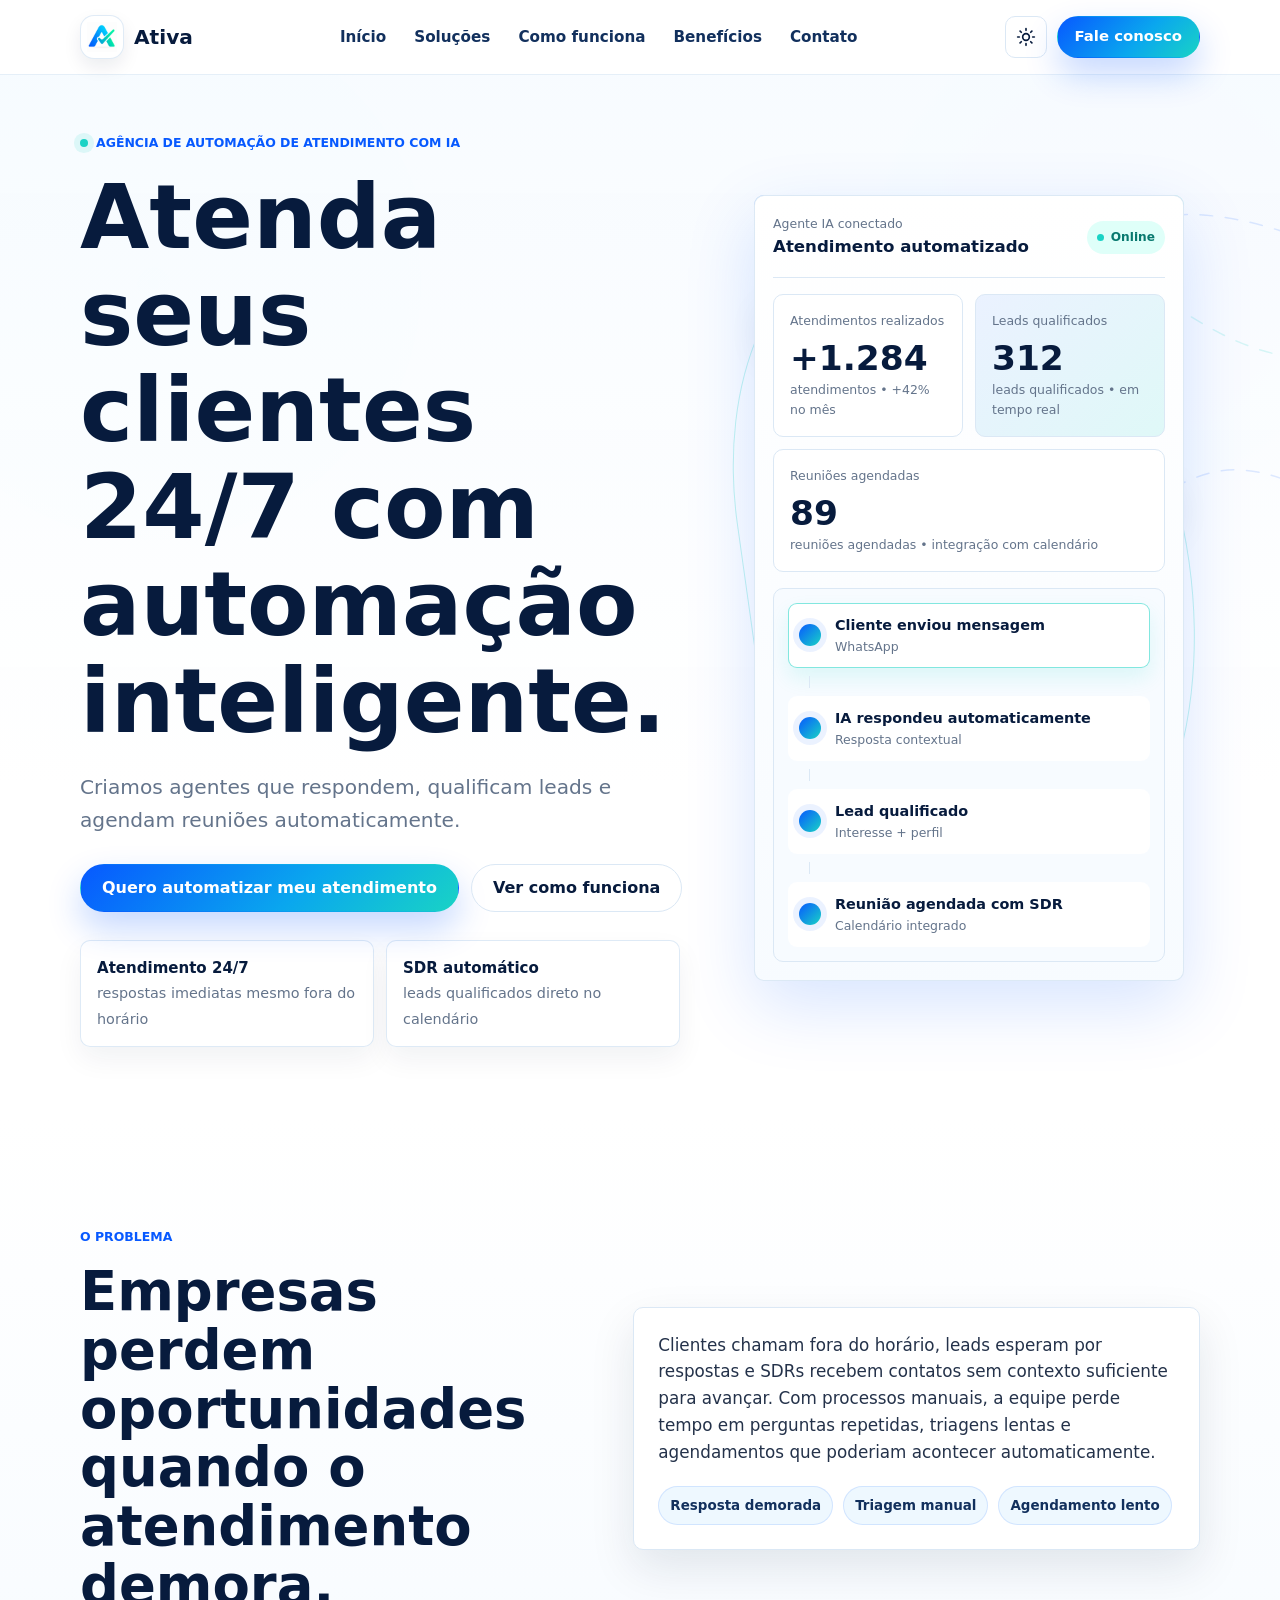
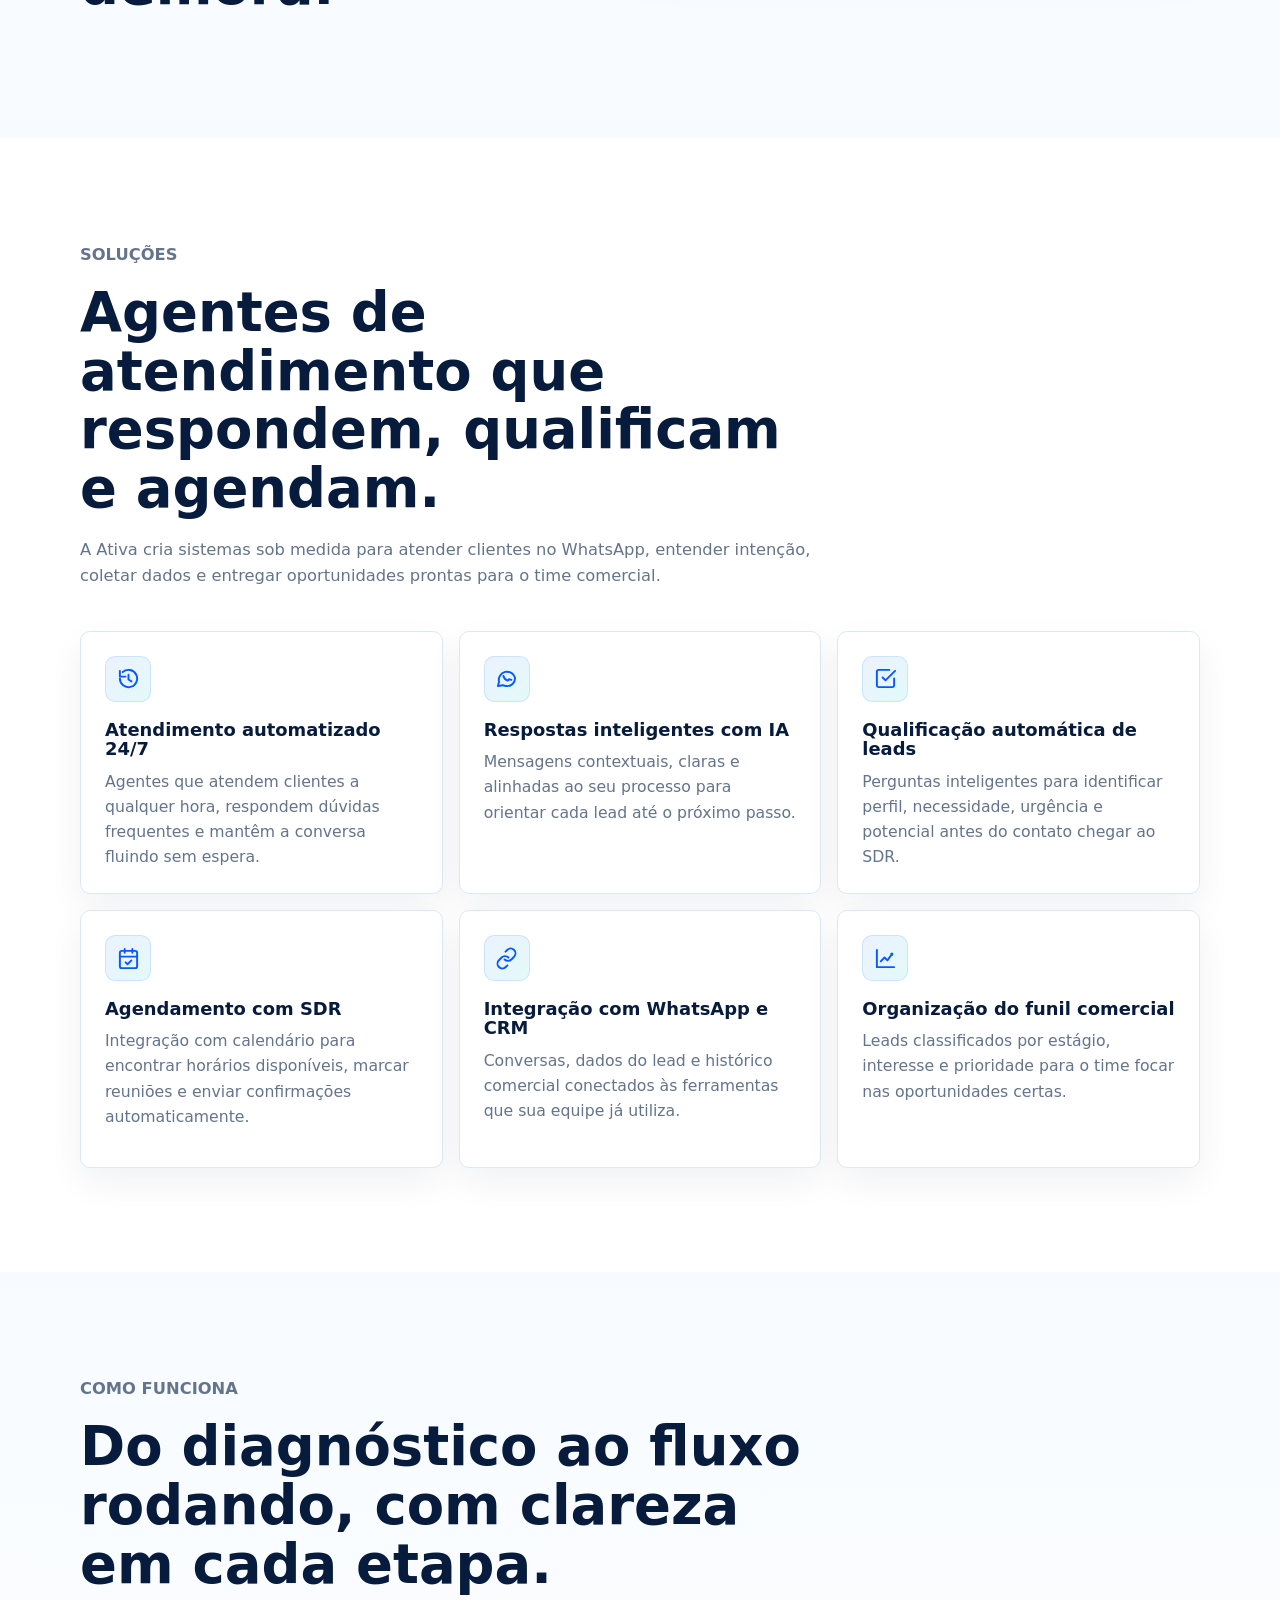
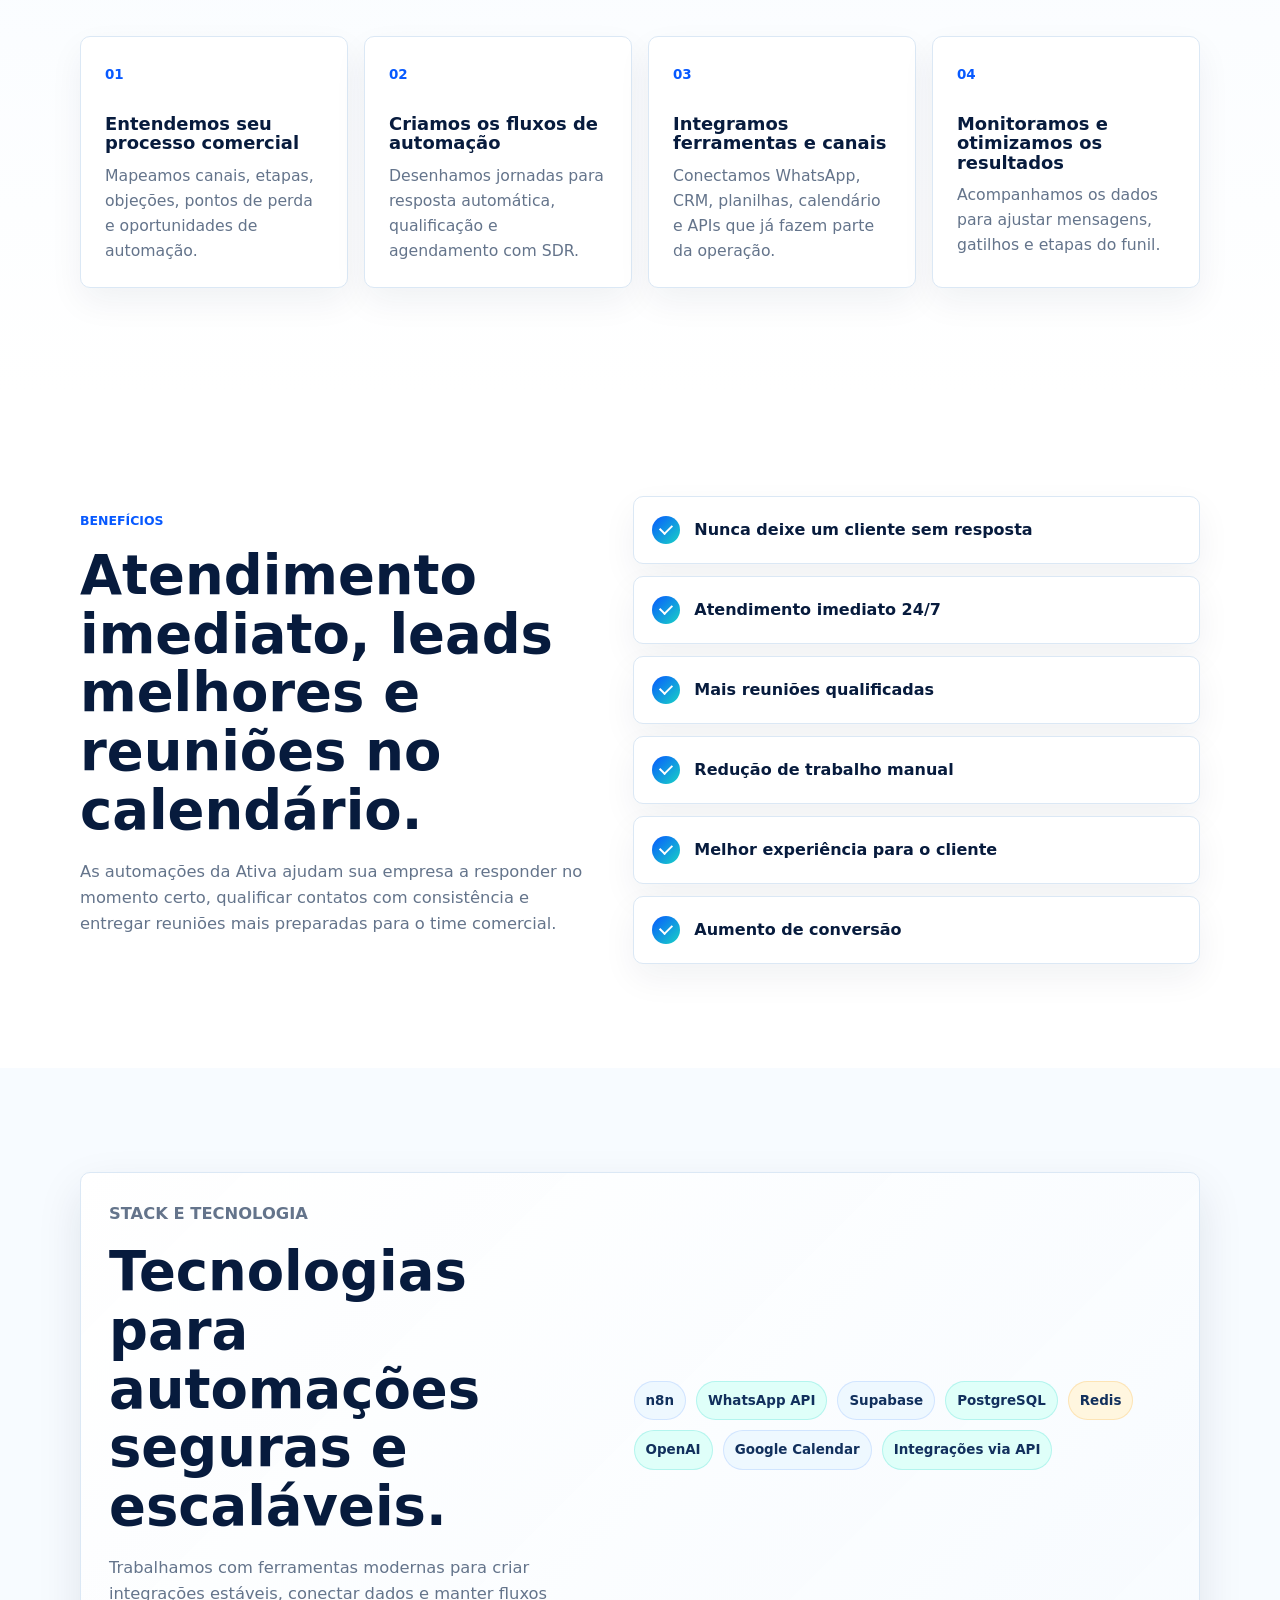
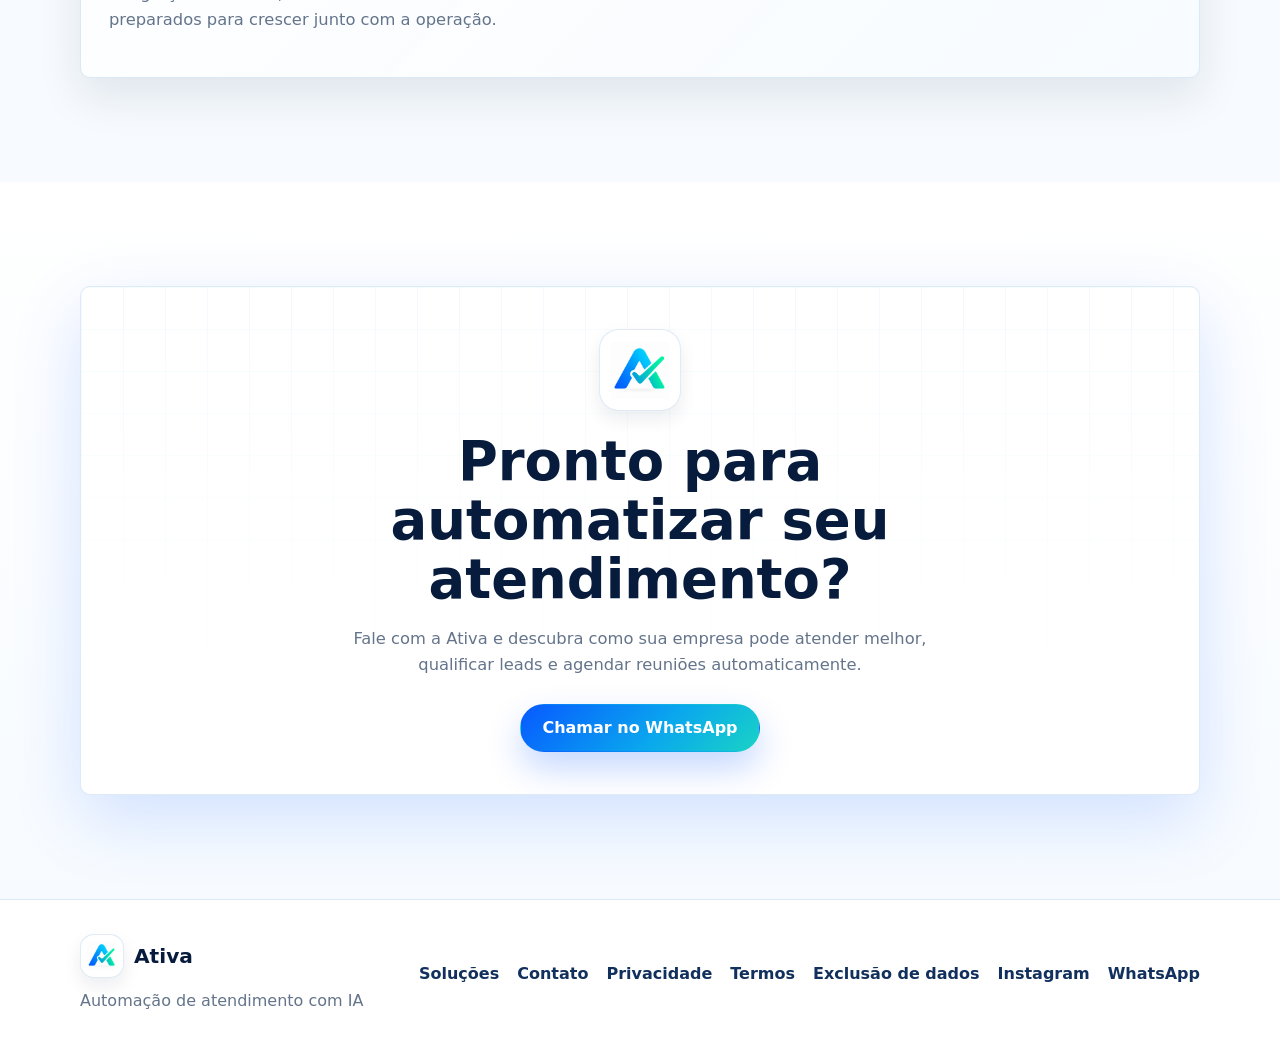
<file: index.html>
<!DOCTYPE html>
<html lang="pt-BR">
  <head>
    <meta charset="UTF-8" />
    <meta name="viewport" content="width=device-width, initial-scale=1.0" />
    <meta
      name="description"
      content="Ativa cria automações de atendimento com IA para responder clientes 24/7, qualificar leads e agendar reuniões com SDR automaticamente."
    />
    <meta name="theme-color" content="#0759ff" />
    <meta name="color-scheme" content="light dark" />
    <title>Ativa</title>
    <link rel="icon" type="image/png" sizes="32x32" href="assets/favicon-32.png" />
    <link rel="apple-touch-icon" sizes="180x180" href="assets/apple-touch-icon.png" />
    <link rel="manifest" href="site.webmanifest" />
    <script>
      (() => {
        try {
          const savedTheme = localStorage.getItem("ativa-theme");
          const prefersDark = window.matchMedia("(prefers-color-scheme: dark)").matches;
          document.documentElement.dataset.theme = savedTheme || (prefersDark ? "dark" : "light");
        } catch {
          document.documentElement.dataset.theme = "light";
        }
      })();
    </script>
    <link rel="stylesheet" href="styles.css" />
  </head>
  <body>
    <a class="skip-link" href="#inicio">Pular para o conteúdo</a>

    <header class="site-header" data-header>
      <nav class="nav container" aria-label="Navegação principal">
        <a class="brand" href="#inicio" aria-label="Ativa - Início">
          <span class="brand-mark" aria-hidden="true">
            <img class="logo-light" src="assets/ativa-logo.png" alt="" />
            <img class="logo-dark" src="assets/ativa-logo-dark.png" alt="" />
          </span>
          <span class="brand-text">Ativa</span>
        </a>

        <div class="nav-menu" id="primary-menu" data-nav-menu>
          <a href="#inicio">Início</a>
          <a href="#solucoes">Soluções</a>
          <a href="#como-funciona">Como funciona</a>
          <a href="#beneficios">Benefícios</a>
          <a href="#contato">Contato</a>
        </div>

        <div class="nav-actions">
          <button
            class="theme-toggle"
            type="button"
            aria-label="Ativar modo escuro"
            aria-pressed="false"
            title="Alternar tema"
            data-theme-toggle
          >
            <svg class="theme-icon theme-icon-sun" viewBox="0 0 24 24" aria-hidden="true">
              <circle cx="12" cy="12" r="4" />
              <path d="M12 2v2" />
              <path d="M12 20v2" />
              <path d="m4.93 4.93 1.41 1.41" />
              <path d="m17.66 17.66 1.41 1.41" />
              <path d="M2 12h2" />
              <path d="M20 12h2" />
              <path d="m6.34 17.66-1.41 1.41" />
              <path d="m19.07 4.93-1.41 1.41" />
            </svg>
            <svg class="theme-icon theme-icon-moon" viewBox="0 0 24 24" aria-hidden="true">
              <path d="M20.4 14.5A8.6 8.6 0 0 1 9.5 3.6 7.8 7.8 0 1 0 20.4 14.5Z" />
            </svg>
            <span class="sr-only">Alternar tema</span>
          </button>

          <button
            class="nav-toggle"
            type="button"
            aria-expanded="false"
            aria-controls="primary-menu"
            data-nav-toggle
          >
            <span></span>
            <span></span>
            <span></span>
            <span class="sr-only">Abrir menu</span>
          </button>

          <a
            class="btn btn-small btn-primary nav-cta"
            data-whatsapp
            href="https://wa.me/55SEUNUMERO?text=Ol%C3%A1,%20quero%20automatizar%20minha%20empresa"
          >
            Fale conosco
          </a>
        </div>
      </nav>
    </header>

    <main id="inicio">
      <section class="hero section-pad">
        <div class="hero-bg" aria-hidden="true">
          <svg class="flow-lines" viewBox="0 0 720 520" fill="none">
            <path
              class="flow-path path-one"
              d="M52 376 C142 250 210 306 282 184 S468 72 608 142"
            />
            <path
              class="flow-path path-two"
              d="M104 120 C196 170 214 82 318 118 S478 270 654 212"
            />
            <path
              class="flow-path path-three"
              d="M86 438 C204 392 244 480 358 392 S492 318 650 404"
            />
            <circle class="flow-dot dot-a" cx="52" cy="376" r="6" />
            <circle class="flow-dot dot-b" cx="282" cy="184" r="6" />
            <circle class="flow-dot dot-c" cx="608" cy="142" r="6" />
            <circle class="flow-dot dot-d" cx="104" cy="120" r="6" />
            <circle class="flow-dot dot-e" cx="318" cy="118" r="6" />
            <circle class="flow-dot dot-f" cx="654" cy="212" r="6" />
            <circle class="flow-dot dot-g" cx="86" cy="438" r="6" />
            <circle class="flow-dot dot-h" cx="358" cy="392" r="6" />
            <circle class="flow-dot dot-i" cx="650" cy="404" r="6" />
          </svg>
        </div>

        <div class="container hero-grid">
          <div class="hero-copy reveal">
            <p class="eyebrow">
              <span class="eyebrow-dot"></span>
              Agência de automação de atendimento com IA
            </p>
            <h1>Atenda seus clientes 24/7 com automação inteligente.</h1>
            <p class="hero-subtitle">
              Criamos agentes que respondem, qualificam leads e agendam reuniões
              automaticamente.
            </p>
            <div class="hero-actions">
              <a
                class="btn btn-primary"
                data-whatsapp
                href="https://wa.me/55SEUNUMERO?text=Ol%C3%A1,%20quero%20automatizar%20minha%20empresa"
              >
                Quero automatizar meu atendimento
              </a>
              <a class="btn btn-secondary" href="#como-funciona">
                Ver como funciona
              </a>
            </div>
            <div class="trust-row" aria-label="Indicadores de confiança">
              <div>
                <strong>Atendimento 24/7</strong>
                <span>respostas imediatas mesmo fora do horário</span>
              </div>
              <div>
                <strong>SDR automático</strong>
                <span>leads qualificados direto no calendário</span>
              </div>
            </div>
          </div>

          <div class="hero-visual reveal" style="--delay: 140ms">
            <div class="automation-orbit" aria-hidden="true">
              <span class="orbit-node node-message">
                <svg viewBox="0 0 24 24" aria-hidden="true">
                  <path d="M21 15a4 4 0 0 1-4 4H8l-5 3V7a4 4 0 0 1 4-4h10a4 4 0 0 1 4 4z" />
                </svg>
              </span>
              <span class="orbit-node node-lead">
                <svg viewBox="0 0 24 24" aria-hidden="true">
                  <path d="M16 21v-2a4 4 0 0 0-4-4H6a4 4 0 0 0-4 4v2" />
                  <circle cx="9" cy="7" r="4" />
                  <path d="M22 21v-2a4 4 0 0 0-3-3.87" />
                  <path d="M16 3.13a4 4 0 0 1 0 7.75" />
                </svg>
              </span>
              <span class="orbit-node node-check">
                <svg viewBox="0 0 24 24" aria-hidden="true">
                  <path d="M20 6 9 17l-5-5" />
                </svg>
              </span>
            </div>

            <div class="dashboard-mockup" aria-label="Mockup de dashboard comercial">
              <div class="mockup-header">
                <div>
                  <span class="mockup-kicker">Agente IA conectado</span>
                  <strong>Atendimento automatizado</strong>
                </div>
                <span class="status-pill">Online</span>
              </div>

              <div class="metric-grid">
                <div class="metric-card">
                  <span>Atendimentos realizados</span>
                  <strong>+1.284</strong>
                  <small>atendimentos • +42% no mês</small>
                </div>
                <div class="metric-card accent">
                  <span>Leads qualificados</span>
                  <strong>312</strong>
                  <small>leads qualificados • em tempo real</small>
                </div>
                <div class="metric-card wide">
                  <span>Reuniões agendadas</span>
                  <strong>89</strong>
                  <small>reuniões agendadas • integração com calendário</small>
                </div>
              </div>

              <div class="flow-board">
                <div class="flow-step active">
                  <span class="step-icon"></span>
                  <div>
                    <strong>Cliente enviou mensagem</strong>
                    <small>WhatsApp</small>
                  </div>
                </div>
                <div class="flow-connector"></div>
                <div class="flow-step">
                  <span class="step-icon"></span>
                  <div>
                    <strong>IA respondeu automaticamente</strong>
                    <small>Resposta contextual</small>
                  </div>
                </div>
                <div class="flow-connector"></div>
                <div class="flow-step">
                  <span class="step-icon"></span>
                  <div>
                    <strong>Lead qualificado</strong>
                    <small>Interesse + perfil</small>
                  </div>
                </div>
                <div class="flow-connector"></div>
                <div class="flow-step">
                  <span class="step-icon"></span>
                  <div>
                    <strong>Reunião agendada com SDR</strong>
                    <small>Calendário integrado</small>
                  </div>
                </div>
              </div>
            </div>
          </div>
        </div>
      </section>

      <section class="problem section-pad">
        <div class="container two-column">
          <div class="section-copy reveal">
            <p class="section-label">O problema</p>
            <h2>Empresas perdem oportunidades quando o atendimento demora.</h2>
          </div>
          <div class="problem-card reveal" style="--delay: 120ms">
            <p>
              Clientes chamam fora do horário, leads esperam por respostas e SDRs
              recebem contatos sem contexto suficiente para avançar. Com processos
              manuais, a equipe perde tempo em perguntas repetidas, triagens lentas
              e agendamentos que poderiam acontecer automaticamente.
            </p>
            <div class="problem-list">
              <span>Resposta demorada</span>
              <span>Triagem manual</span>
              <span>Agendamento lento</span>
            </div>
          </div>
        </div>
      </section>

      <section class="solutions section-pad" id="solucoes">
        <div class="container">
          <div class="section-heading reveal">
            <p class="section-label">Soluções</p>
            <h2>Agentes de atendimento que respondem, qualificam e agendam.</h2>
            <p>
              A Ativa cria sistemas sob medida para atender clientes no WhatsApp,
              entender intenção, coletar dados e entregar oportunidades prontas
              para o time comercial.
            </p>
          </div>

          <div class="cards-grid">
            <article class="solution-card reveal">
              <span class="icon-box">
                <svg viewBox="0 0 24 24" aria-hidden="true">
                  <path d="M3 12a9 9 0 1 0 3-6.7" />
                  <path d="M3 4v6h6" />
                  <path d="M12 8v5l3 2" />
                </svg>
              </span>
              <h3>Atendimento automatizado 24/7</h3>
              <p>
                Agentes que atendem clientes a qualquer hora, respondem dúvidas
                frequentes e mantêm a conversa fluindo sem espera.
              </p>
            </article>

            <article class="solution-card reveal" style="--delay: 70ms">
              <span class="icon-box">
                <svg viewBox="0 0 24 24" aria-hidden="true">
                  <path d="M21 11.5a8.4 8.4 0 0 1-9 8.4 8.7 8.7 0 0 1-4-.9L3 20l1.2-4.4a8.4 8.4 0 1 1 16.8-4.1Z" />
                  <path d="M8.8 9.4c.5 2.2 2.3 4 4.5 4.8l1.4-1.4 2.4.6" />
                </svg>
              </span>
              <h3>Respostas inteligentes com IA</h3>
              <p>
                Mensagens contextuais, claras e alinhadas ao seu processo para
                orientar cada lead até o próximo passo.
              </p>
            </article>

            <article class="solution-card reveal" style="--delay: 140ms">
              <span class="icon-box">
                <svg viewBox="0 0 24 24" aria-hidden="true">
                  <path d="M9 11 12 14 22 4" />
                  <path d="M21 12v7a2 2 0 0 1-2 2H5a2 2 0 0 1-2-2V5a2 2 0 0 1 2-2h11" />
                </svg>
              </span>
              <h3>Qualificação automática de leads</h3>
              <p>
                Perguntas inteligentes para identificar perfil, necessidade,
                urgência e potencial antes do contato chegar ao SDR.
              </p>
            </article>

            <article class="solution-card reveal">
              <span class="icon-box">
                <svg viewBox="0 0 24 24" aria-hidden="true">
                  <rect x="3" y="4" width="18" height="18" rx="2" />
                  <path d="M16 2v4" />
                  <path d="M8 2v4" />
                  <path d="M3 10h18" />
                  <path d="m9 16 2 2 4-4" />
                </svg>
              </span>
              <h3>Agendamento com SDR</h3>
              <p>
                Integração com calendário para encontrar horários disponíveis,
                marcar reuniões e enviar confirmações automaticamente.
              </p>
            </article>

            <article class="solution-card reveal" style="--delay: 70ms">
              <span class="icon-box">
                <svg viewBox="0 0 24 24" aria-hidden="true">
                  <path d="M10 13a5 5 0 0 0 7.1 0l2.8-2.8a5 5 0 0 0-7.1-7.1L11 4.9" />
                  <path d="M14 11a5 5 0 0 0-7.1 0l-2.8 2.8a5 5 0 0 0 7.1 7.1L13 19.1" />
                </svg>
              </span>
              <h3>Integração com WhatsApp e CRM</h3>
              <p>
                Conversas, dados do lead e histórico comercial conectados às
                ferramentas que sua equipe já utiliza.
              </p>
            </article>

            <article class="solution-card reveal" style="--delay: 140ms">
              <span class="icon-box">
                <svg viewBox="0 0 24 24" aria-hidden="true">
                  <path d="M3 3v18h18" />
                  <path d="m7 15 4-4 3 3 5-7" />
                  <path d="M18 7h1v1" />
                </svg>
              </span>
              <h3>Organização do funil comercial</h3>
              <p>
                Leads classificados por estágio, interesse e prioridade para o
                time focar nas oportunidades certas.
              </p>
            </article>
          </div>
        </div>
      </section>

      <section class="process section-pad" id="como-funciona">
        <div class="container">
          <div class="section-heading reveal">
            <p class="section-label">Como funciona</p>
            <h2>Do diagnóstico ao fluxo rodando, com clareza em cada etapa.</h2>
          </div>

          <div class="process-grid">
            <article class="process-step reveal">
              <span>01</span>
              <h3>Entendemos seu processo comercial</h3>
              <p>
                Mapeamos canais, etapas, objeções, pontos de perda e oportunidades
                de automação.
              </p>
            </article>
            <article class="process-step reveal" style="--delay: 80ms">
              <span>02</span>
              <h3>Criamos os fluxos de automação</h3>
              <p>
                Desenhamos jornadas para resposta automática, qualificação e
                agendamento com SDR.
              </p>
            </article>
            <article class="process-step reveal" style="--delay: 160ms">
              <span>03</span>
              <h3>Integramos ferramentas e canais</h3>
              <p>
                Conectamos WhatsApp, CRM, planilhas, calendário e APIs que já fazem
                parte da operação.
              </p>
            </article>
            <article class="process-step reveal" style="--delay: 240ms">
              <span>04</span>
              <h3>Monitoramos e otimizamos os resultados</h3>
              <p>
                Acompanhamos os dados para ajustar mensagens, gatilhos e etapas do
                funil.
              </p>
            </article>
          </div>
        </div>
      </section>

      <section class="benefits section-pad" id="beneficios">
        <div class="container benefits-grid">
          <div class="section-copy reveal">
            <p class="section-label">Benefícios</p>
            <h2>Atendimento imediato, leads melhores e reuniões no calendário.</h2>
            <p>
              As automações da Ativa ajudam sua empresa a responder no momento
              certo, qualificar contatos com consistência e entregar reuniões mais
              preparadas para o time comercial.
            </p>
          </div>

          <div class="benefit-list">
            <div class="benefit-item reveal">
              <span class="check-dot"></span>
              <p>Nunca deixe um cliente sem resposta</p>
            </div>
            <div class="benefit-item reveal" style="--delay: 60ms">
              <span class="check-dot"></span>
              <p>Atendimento imediato 24/7</p>
            </div>
            <div class="benefit-item reveal" style="--delay: 120ms">
              <span class="check-dot"></span>
              <p>Mais reuniões qualificadas</p>
            </div>
            <div class="benefit-item reveal" style="--delay: 180ms">
              <span class="check-dot"></span>
              <p>Redução de trabalho manual</p>
            </div>
            <div class="benefit-item reveal" style="--delay: 240ms">
              <span class="check-dot"></span>
              <p>Melhor experiência para o cliente</p>
            </div>
            <div class="benefit-item reveal" style="--delay: 300ms">
              <span class="check-dot"></span>
              <p>Aumento de conversão</p>
            </div>
          </div>
        </div>
      </section>

      <section class="stack section-pad" aria-labelledby="stack-title">
        <div class="container stack-panel reveal">
          <div class="stack-copy">
            <p class="section-label">Stack e tecnologia</p>
            <h2 id="stack-title">Tecnologias para automações seguras e escaláveis.</h2>
            <p>
              Trabalhamos com ferramentas modernas para criar integrações estáveis,
              conectar dados e manter fluxos preparados para crescer junto com a
              operação.
            </p>
          </div>

          <div class="tech-cloud" aria-label="Tecnologias utilizadas">
            <span>n8n</span>
            <span>WhatsApp API</span>
            <span>Supabase</span>
            <span>PostgreSQL</span>
            <span>Redis</span>
            <span>OpenAI</span>
            <span>Google Calendar</span>
            <span>Integrações via API</span>
          </div>
        </div>
      </section>

      <section class="final-cta section-pad" id="contato">
        <div class="container cta-panel reveal">
          <span class="brand-mark large" aria-hidden="true">
            <img class="logo-light" src="assets/ativa-logo.png" alt="" />
            <img class="logo-dark" src="assets/ativa-logo-dark.png" alt="" />
          </span>
          <h2>Pronto para automatizar seu atendimento?</h2>
          <p>
            Fale com a Ativa e descubra como sua empresa pode atender melhor,
            qualificar leads e agendar reuniões automaticamente.
          </p>
          <a
            class="btn btn-primary"
            data-whatsapp
            href="https://wa.me/55SEUNUMERO?text=Ol%C3%A1,%20quero%20automatizar%20minha%20empresa"
          >
            Chamar no WhatsApp
          </a>
        </div>
      </section>
    </main>

    <footer class="site-footer">
      <div class="container footer-grid">
        <div>
          <a class="brand footer-brand" href="#inicio" aria-label="Ativa - Início">
            <span class="brand-mark" aria-hidden="true">
              <img class="logo-light" src="assets/ativa-logo.png" alt="" />
              <img class="logo-dark" src="assets/ativa-logo-dark.png" alt="" />
            </span>
            <span class="brand-text">Ativa</span>
          </a>
          <p>Automação de atendimento com IA</p>
        </div>
        <div class="footer-links">
          <a href="#solucoes">Soluções</a>
          <a href="#contato">Contato</a>
          <a href="politica-de-privacidade/">Privacidade</a>
          <a href="termos-de-servico/">Termos</a>
          <a href="exclusao-de-dados/">Exclusão de dados</a>
          <a
            data-instagram
            href="https://www.instagram.com/ai.ativa/"
            target="_blank"
            rel="noreferrer"
          >
            Instagram
          </a>
          <a
            data-whatsapp
            href="https://wa.me/55SEUNUMERO?text=Ol%C3%A1,%20quero%20automatizar%20minha%20empresa"
          >
            WhatsApp
          </a>
        </div>
      </div>
    </footer>

    <script src="script.js"></script>
  </body>
</html>
</file>
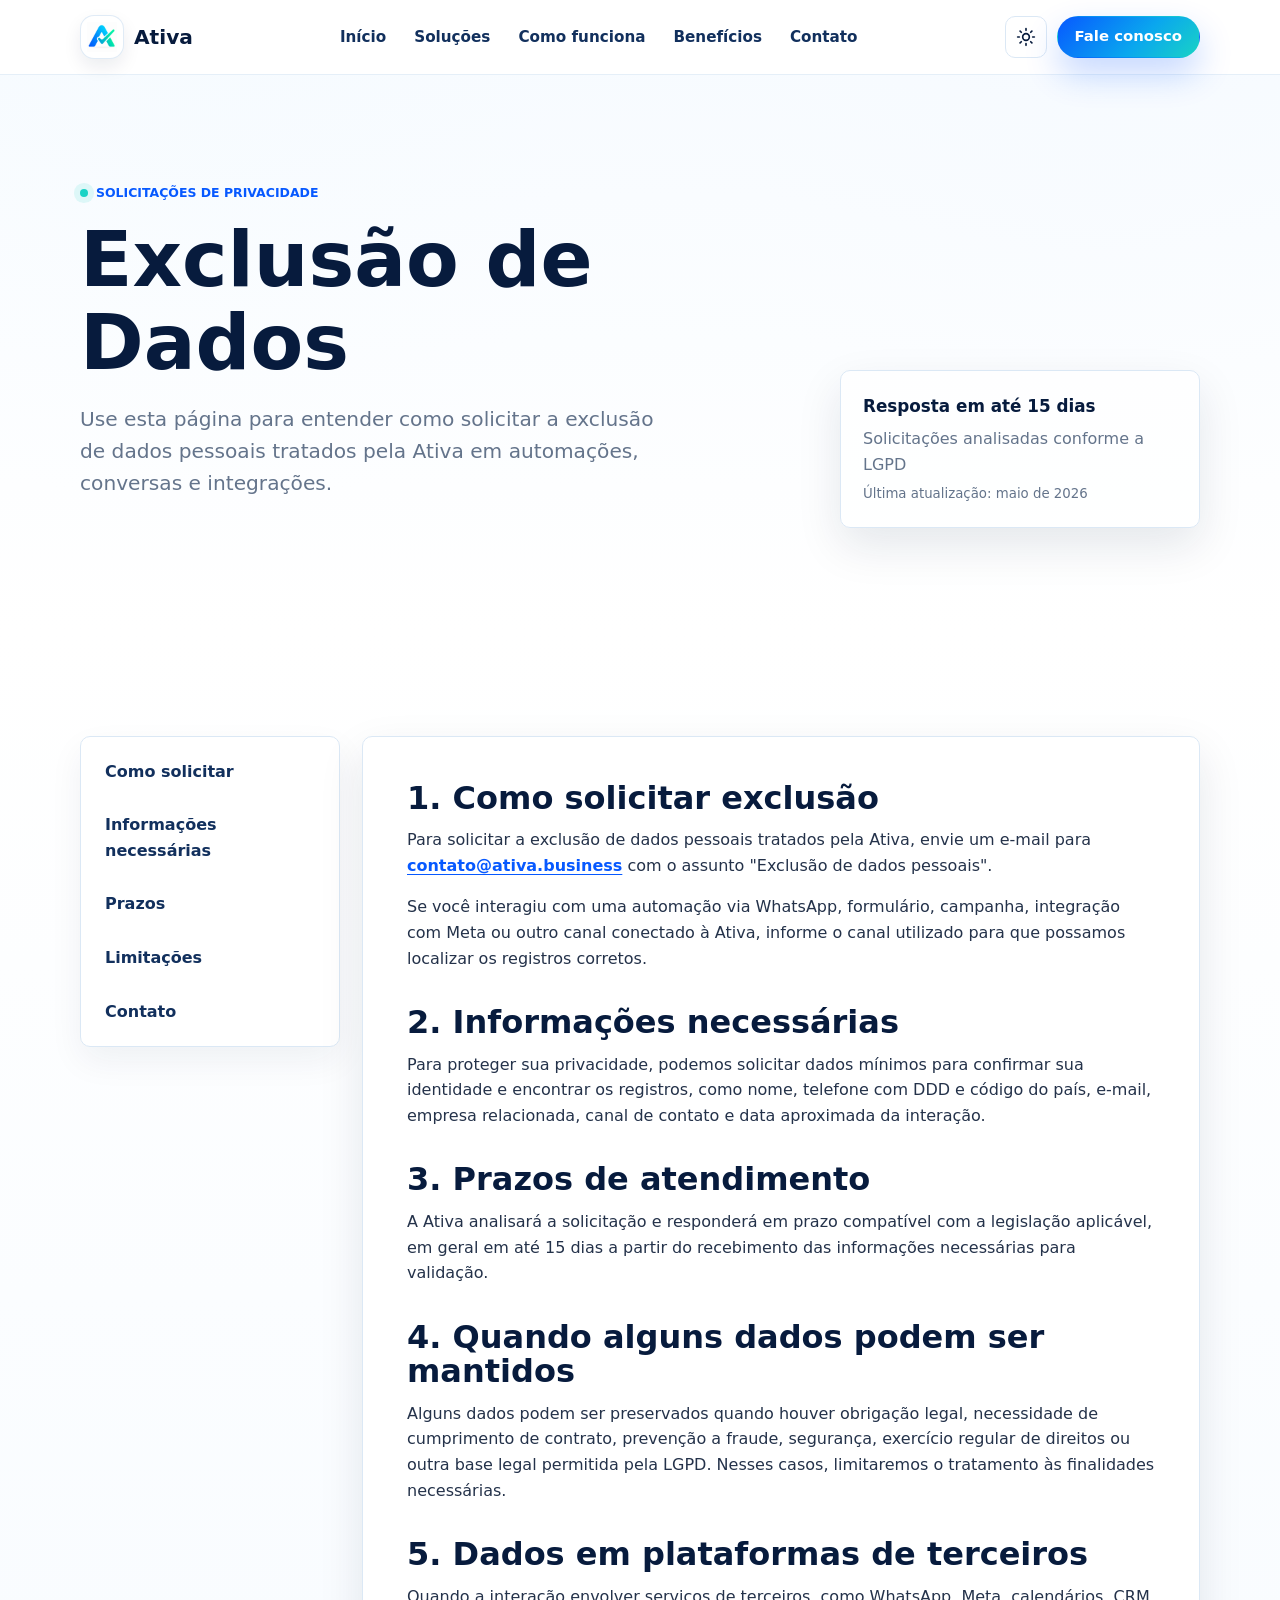
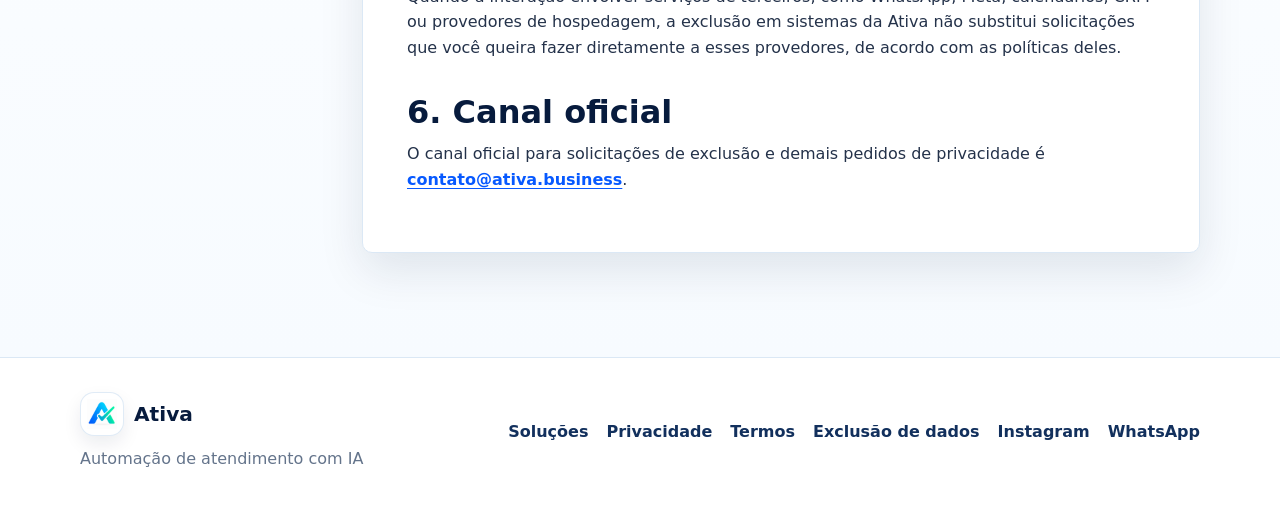
<file: exclusao-de-dados/index.html>
<!DOCTYPE html>
<html lang="pt-BR">
  <head>
    <meta charset="UTF-8" />
    <meta name="viewport" content="width=device-width, initial-scale=1.0" />
    <meta
      name="description"
      content="Instruções para solicitar exclusão de dados pessoais tratados pela Ativa em automações de atendimento com IA."
    />
    <meta name="theme-color" content="#0759ff" />
    <meta name="color-scheme" content="light dark" />
    <title>Exclusão de Dados | Ativa</title>
    <link rel="icon" type="image/png" sizes="32x32" href="../assets/favicon-32.png" />
    <link rel="apple-touch-icon" sizes="180x180" href="../assets/apple-touch-icon.png" />
    <link rel="manifest" href="../site.webmanifest" />
    <script>
      (() => {
        try {
          const savedTheme = localStorage.getItem("ativa-theme");
          const prefersDark = window.matchMedia("(prefers-color-scheme: dark)").matches;
          document.documentElement.dataset.theme = savedTheme || (prefersDark ? "dark" : "light");
        } catch {
          document.documentElement.dataset.theme = "light";
        }
      })();
    </script>
    <link rel="stylesheet" href="../styles.css" />
  </head>
  <body>
    <a class="skip-link" href="#conteudo">Pular para o conteúdo</a>

    <header class="site-header" data-header>
      <nav class="nav container" aria-label="Navegação principal">
        <a class="brand" href="../" aria-label="Ativa - Início">
          <span class="brand-mark" aria-hidden="true">
            <img class="logo-light" src="../assets/ativa-logo.png" alt="" />
            <img class="logo-dark" src="../assets/ativa-logo-dark.png" alt="" />
          </span>
          <span class="brand-text">Ativa</span>
        </a>

        <div class="nav-menu" id="primary-menu" data-nav-menu>
          <a href="../#inicio">Início</a>
          <a href="../#solucoes">Soluções</a>
          <a href="../#como-funciona">Como funciona</a>
          <a href="../#beneficios">Benefícios</a>
          <a href="../#contato">Contato</a>
        </div>

        <div class="nav-actions">
          <button class="theme-toggle" type="button" aria-label="Ativar modo escuro" aria-pressed="false" title="Alternar tema" data-theme-toggle>
            <svg class="theme-icon theme-icon-sun" viewBox="0 0 24 24" aria-hidden="true">
              <circle cx="12" cy="12" r="4" />
              <path d="M12 2v2" />
              <path d="M12 20v2" />
              <path d="m4.93 4.93 1.41 1.41" />
              <path d="m17.66 17.66 1.41 1.41" />
              <path d="M2 12h2" />
              <path d="M20 12h2" />
              <path d="m6.34 17.66-1.41 1.41" />
              <path d="m19.07 4.93-1.41 1.41" />
            </svg>
            <svg class="theme-icon theme-icon-moon" viewBox="0 0 24 24" aria-hidden="true">
              <path d="M20.4 14.5A8.6 8.6 0 0 1 9.5 3.6 7.8 7.8 0 1 0 20.4 14.5Z" />
            </svg>
            <span class="sr-only">Alternar tema</span>
          </button>

          <button class="nav-toggle" type="button" aria-expanded="false" aria-controls="primary-menu" data-nav-toggle>
            <span></span>
            <span></span>
            <span></span>
            <span class="sr-only">Abrir menu</span>
          </button>

          <a class="btn btn-small btn-primary nav-cta" data-whatsapp href="https://wa.me/55SEUNUMERO?text=Ol%C3%A1,%20quero%20automatizar%20minha%20empresa">Fale conosco</a>
        </div>
      </nav>
    </header>

    <main id="conteudo">
      <section class="legal-hero section-pad">
        <div class="container legal-hero-grid">
          <div class="reveal">
            <p class="eyebrow">
              <span class="eyebrow-dot"></span>
              Solicitações de privacidade
            </p>
            <h1>Exclusão de Dados</h1>
            <p class="hero-subtitle">
              Use esta página para entender como solicitar a exclusão de dados
              pessoais tratados pela Ativa em automações, conversas e integrações.
            </p>
          </div>
          <aside class="legal-summary reveal" style="--delay: 120ms">
            <strong>Resposta em até 15 dias</strong>
            <span>Solicitações analisadas conforme a LGPD</span>
            <small>Última atualização: maio de 2026</small>
          </aside>
        </div>
      </section>

      <section class="legal-section section-pad">
        <div class="container legal-layout">
          <aside class="legal-nav reveal" aria-label="Índice de exclusão">
            <a href="#como-solicitar">Como solicitar</a>
            <a href="#informacoes">Informações necessárias</a>
            <a href="#prazos">Prazos</a>
            <a href="#limitacoes">Limitações</a>
            <a href="#contato">Contato</a>
          </aside>

          <article class="legal-card reveal" style="--delay: 100ms">
            <h2 id="como-solicitar">1. Como solicitar exclusão</h2>
            <p>
              Para solicitar a exclusão de dados pessoais tratados pela Ativa, envie
              um e-mail para
              <a href="mailto:contato@ativa.business">contato@ativa.business</a>
              com o assunto "Exclusão de dados pessoais".
            </p>
            <p>
              Se você interagiu com uma automação via WhatsApp, formulário, campanha,
              integração com Meta ou outro canal conectado à Ativa, informe o canal
              utilizado para que possamos localizar os registros corretos.
            </p>

            <h2 id="informacoes">2. Informações necessárias</h2>
            <p>
              Para proteger sua privacidade, podemos solicitar dados mínimos para
              confirmar sua identidade e encontrar os registros, como nome, telefone
              com DDD e código do país, e-mail, empresa relacionada, canal de contato
              e data aproximada da interação.
            </p>

            <h2 id="prazos">3. Prazos de atendimento</h2>
            <p>
              A Ativa analisará a solicitação e responderá em prazo compatível com a
              legislação aplicável, em geral em até 15 dias a partir do recebimento das
              informações necessárias para validação.
            </p>

            <h2 id="limitacoes">4. Quando alguns dados podem ser mantidos</h2>
            <p>
              Alguns dados podem ser preservados quando houver obrigação legal,
              necessidade de cumprimento de contrato, prevenção a fraude, segurança,
              exercício regular de direitos ou outra base legal permitida pela LGPD.
              Nesses casos, limitaremos o tratamento às finalidades necessárias.
            </p>

            <h2>5. Dados em plataformas de terceiros</h2>
            <p>
              Quando a interação envolver serviços de terceiros, como WhatsApp, Meta,
              calendários, CRM ou provedores de hospedagem, a exclusão em sistemas da
              Ativa não substitui solicitações que você queira fazer diretamente a
              esses provedores, de acordo com as políticas deles.
            </p>

            <h2 id="contato">6. Canal oficial</h2>
            <p>
              O canal oficial para solicitações de exclusão e demais pedidos de
              privacidade é
              <a href="mailto:contato@ativa.business">contato@ativa.business</a>.
            </p>
          </article>
        </div>
      </section>
    </main>

    <footer class="site-footer">
      <div class="container footer-grid">
        <div>
          <a class="brand footer-brand" href="../" aria-label="Ativa - Início">
            <span class="brand-mark" aria-hidden="true">
              <img class="logo-light" src="../assets/ativa-logo.png" alt="" />
              <img class="logo-dark" src="../assets/ativa-logo-dark.png" alt="" />
            </span>
            <span class="brand-text">Ativa</span>
          </a>
          <p>Automação de atendimento com IA</p>
        </div>
        <div class="footer-links">
          <a href="../#solucoes">Soluções</a>
          <a href="../politica-de-privacidade/">Privacidade</a>
          <a href="../termos-de-servico/">Termos</a>
          <a href="./">Exclusão de dados</a>
          <a data-instagram href="https://www.instagram.com/ai.ativa/" target="_blank" rel="noreferrer">Instagram</a>
          <a data-whatsapp href="https://wa.me/55SEUNUMERO?text=Ol%C3%A1,%20quero%20automatizar%20minha%20empresa">WhatsApp</a>
        </div>
      </div>
    </footer>

    <script src="../script.js"></script>
  </body>
</html>
</file>
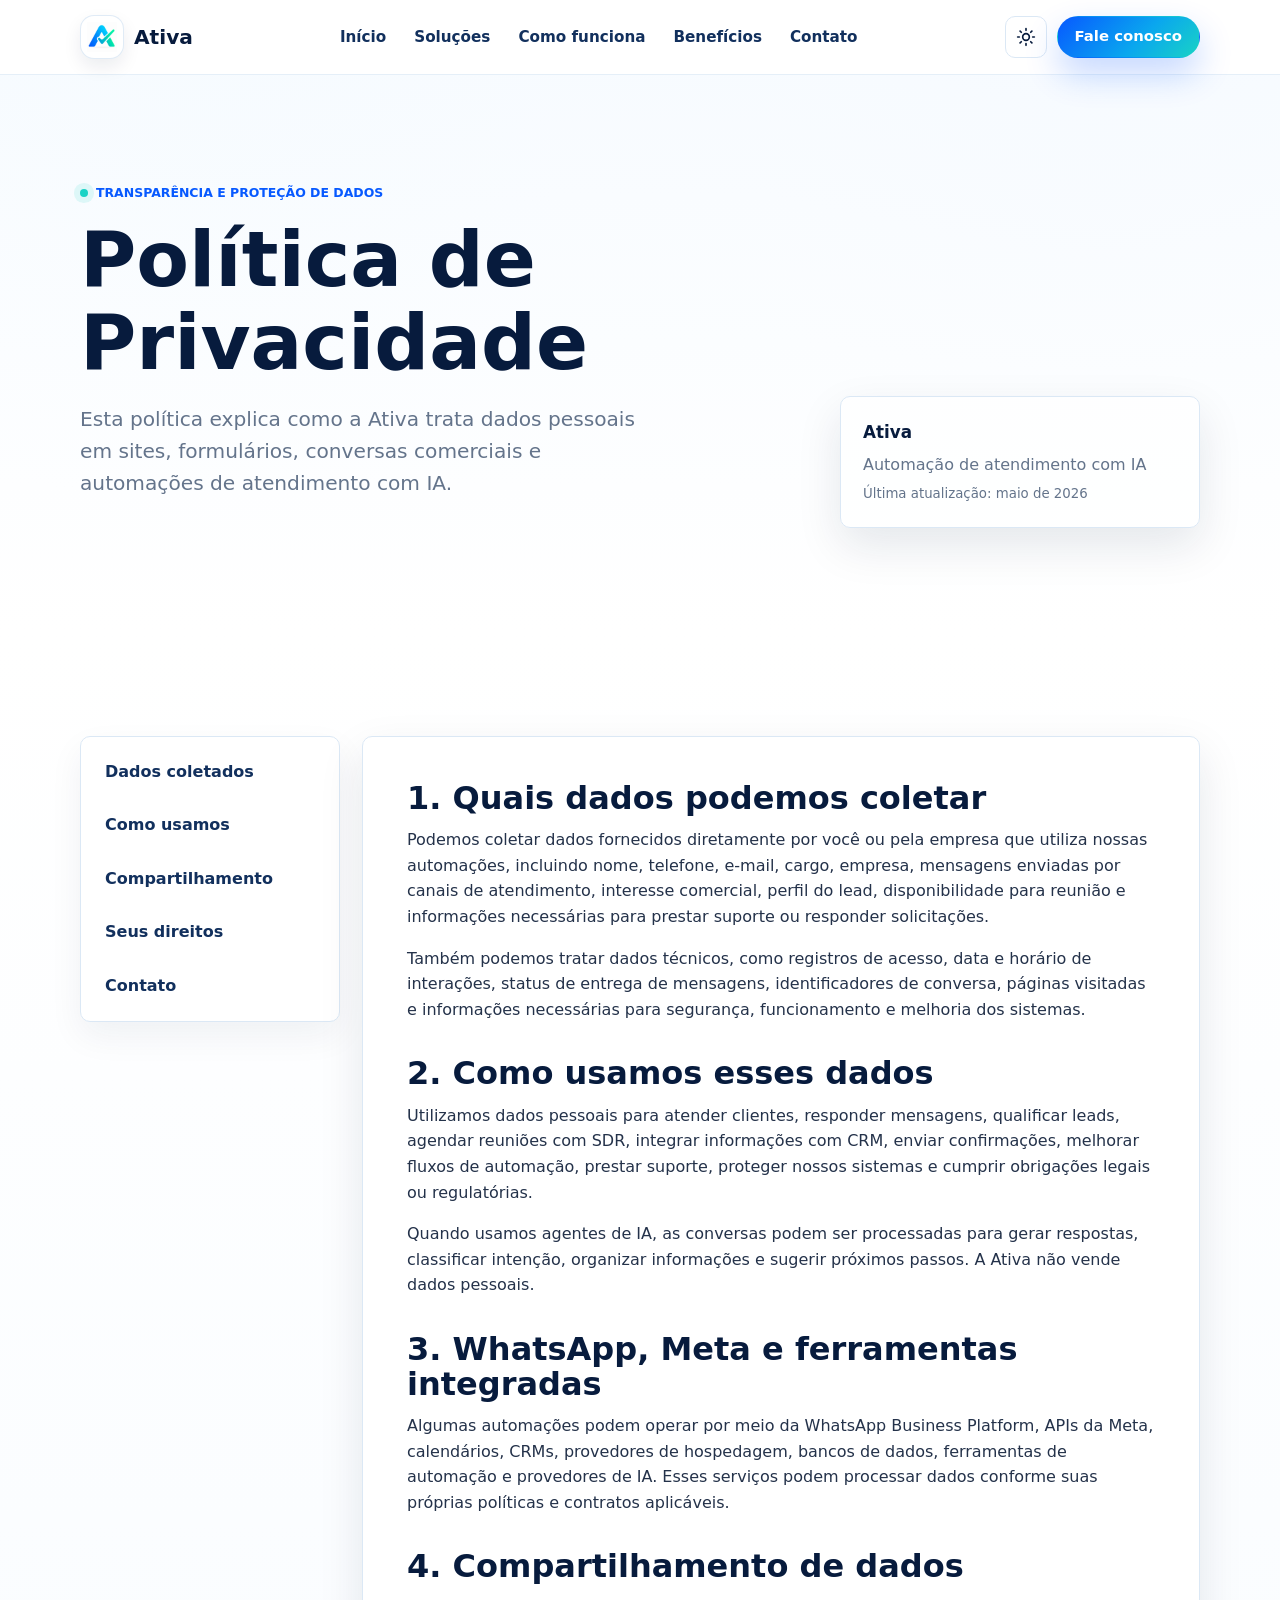
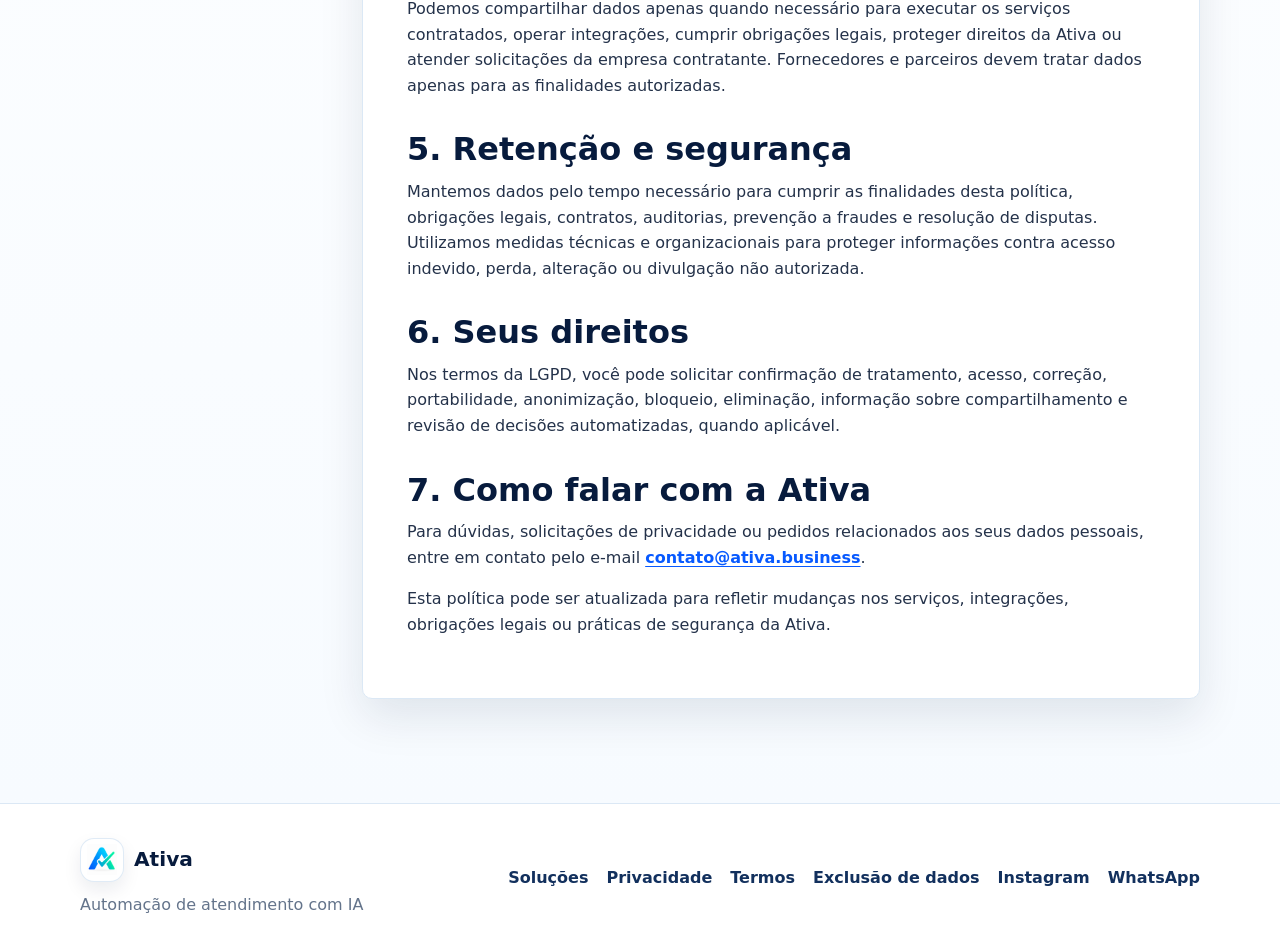
<file: politica-de-privacidade/index.html>
<!DOCTYPE html>
<html lang="pt-BR">
  <head>
    <meta charset="UTF-8" />
    <meta name="viewport" content="width=device-width, initial-scale=1.0" />
    <meta
      name="description"
      content="Política de Privacidade da Ativa para automações de atendimento com IA, qualificação de leads e agendamento automático."
    />
    <meta name="theme-color" content="#0759ff" />
    <meta name="color-scheme" content="light dark" />
    <title>Política de Privacidade | Ativa</title>
    <link rel="icon" type="image/png" sizes="32x32" href="../assets/favicon-32.png" />
    <link rel="apple-touch-icon" sizes="180x180" href="../assets/apple-touch-icon.png" />
    <link rel="manifest" href="../site.webmanifest" />
    <script>
      (() => {
        try {
          const savedTheme = localStorage.getItem("ativa-theme");
          const prefersDark = window.matchMedia("(prefers-color-scheme: dark)").matches;
          document.documentElement.dataset.theme = savedTheme || (prefersDark ? "dark" : "light");
        } catch {
          document.documentElement.dataset.theme = "light";
        }
      })();
    </script>
    <link rel="stylesheet" href="../styles.css" />
  </head>
  <body>
    <a class="skip-link" href="#conteudo">Pular para o conteúdo</a>

    <header class="site-header" data-header>
      <nav class="nav container" aria-label="Navegação principal">
        <a class="brand" href="../" aria-label="Ativa - Início">
          <span class="brand-mark" aria-hidden="true">
            <img class="logo-light" src="../assets/ativa-logo.png" alt="" />
            <img class="logo-dark" src="../assets/ativa-logo-dark.png" alt="" />
          </span>
          <span class="brand-text">Ativa</span>
        </a>

        <div class="nav-menu" id="primary-menu" data-nav-menu>
          <a href="../#inicio">Início</a>
          <a href="../#solucoes">Soluções</a>
          <a href="../#como-funciona">Como funciona</a>
          <a href="../#beneficios">Benefícios</a>
          <a href="../#contato">Contato</a>
        </div>

        <div class="nav-actions">
          <button
            class="theme-toggle"
            type="button"
            aria-label="Ativar modo escuro"
            aria-pressed="false"
            title="Alternar tema"
            data-theme-toggle
          >
            <svg class="theme-icon theme-icon-sun" viewBox="0 0 24 24" aria-hidden="true">
              <circle cx="12" cy="12" r="4" />
              <path d="M12 2v2" />
              <path d="M12 20v2" />
              <path d="m4.93 4.93 1.41 1.41" />
              <path d="m17.66 17.66 1.41 1.41" />
              <path d="M2 12h2" />
              <path d="M20 12h2" />
              <path d="m6.34 17.66-1.41 1.41" />
              <path d="m19.07 4.93-1.41 1.41" />
            </svg>
            <svg class="theme-icon theme-icon-moon" viewBox="0 0 24 24" aria-hidden="true">
              <path d="M20.4 14.5A8.6 8.6 0 0 1 9.5 3.6 7.8 7.8 0 1 0 20.4 14.5Z" />
            </svg>
            <span class="sr-only">Alternar tema</span>
          </button>

          <button
            class="nav-toggle"
            type="button"
            aria-expanded="false"
            aria-controls="primary-menu"
            data-nav-toggle
          >
            <span></span>
            <span></span>
            <span></span>
            <span class="sr-only">Abrir menu</span>
          </button>

          <a
            class="btn btn-small btn-primary nav-cta"
            data-whatsapp
            href="https://wa.me/55SEUNUMERO?text=Ol%C3%A1,%20quero%20automatizar%20minha%20empresa"
          >
            Fale conosco
          </a>
        </div>
      </nav>
    </header>

    <main id="conteudo">
      <section class="legal-hero section-pad">
        <div class="container legal-hero-grid">
          <div class="reveal">
            <p class="eyebrow">
              <span class="eyebrow-dot"></span>
              Transparência e proteção de dados
            </p>
            <h1>Política de Privacidade</h1>
            <p class="hero-subtitle">
              Esta política explica como a Ativa trata dados pessoais em sites,
              formulários, conversas comerciais e automações de atendimento com IA.
            </p>
          </div>
          <aside class="legal-summary reveal" style="--delay: 120ms" aria-label="Resumo">
            <strong>Ativa</strong>
            <span>Automação de atendimento com IA</span>
            <small>Última atualização: maio de 2026</small>
          </aside>
        </div>
      </section>

      <section class="legal-section section-pad">
        <div class="container legal-layout">
          <aside class="legal-nav reveal" aria-label="Índice da política">
            <a href="#dados">Dados coletados</a>
            <a href="#uso">Como usamos</a>
            <a href="#compartilhamento">Compartilhamento</a>
            <a href="#direitos">Seus direitos</a>
            <a href="#contato">Contato</a>
          </aside>

          <article class="legal-card reveal" style="--delay: 100ms">
            <h2 id="dados">1. Quais dados podemos coletar</h2>
            <p>
              Podemos coletar dados fornecidos diretamente por você ou pela empresa
              que utiliza nossas automações, incluindo nome, telefone, e-mail, cargo,
              empresa, mensagens enviadas por canais de atendimento, interesse
              comercial, perfil do lead, disponibilidade para reunião e informações
              necessárias para prestar suporte ou responder solicitações.
            </p>
            <p>
              Também podemos tratar dados técnicos, como registros de acesso, data e
              horário de interações, status de entrega de mensagens, identificadores
              de conversa, páginas visitadas e informações necessárias para segurança,
              funcionamento e melhoria dos sistemas.
            </p>

            <h2 id="uso">2. Como usamos esses dados</h2>
            <p>
              Utilizamos dados pessoais para atender clientes, responder mensagens,
              qualificar leads, agendar reuniões com SDR, integrar informações com
              CRM, enviar confirmações, melhorar fluxos de automação, prestar suporte,
              proteger nossos sistemas e cumprir obrigações legais ou regulatórias.
            </p>
            <p>
              Quando usamos agentes de IA, as conversas podem ser processadas para
              gerar respostas, classificar intenção, organizar informações e sugerir
              próximos passos. A Ativa não vende dados pessoais.
            </p>

            <h2>3. WhatsApp, Meta e ferramentas integradas</h2>
            <p>
              Algumas automações podem operar por meio da WhatsApp Business Platform,
              APIs da Meta, calendários, CRMs, provedores de hospedagem, bancos de
              dados, ferramentas de automação e provedores de IA. Esses serviços podem
              processar dados conforme suas próprias políticas e contratos aplicáveis.
            </p>

            <h2 id="compartilhamento">4. Compartilhamento de dados</h2>
            <p>
              Podemos compartilhar dados apenas quando necessário para executar os
              serviços contratados, operar integrações, cumprir obrigações legais,
              proteger direitos da Ativa ou atender solicitações da empresa contratante.
              Fornecedores e parceiros devem tratar dados apenas para as finalidades
              autorizadas.
            </p>

            <h2>5. Retenção e segurança</h2>
            <p>
              Mantemos dados pelo tempo necessário para cumprir as finalidades desta
              política, obrigações legais, contratos, auditorias, prevenção a fraudes
              e resolução de disputas. Utilizamos medidas técnicas e organizacionais
              para proteger informações contra acesso indevido, perda, alteração ou
              divulgação não autorizada.
            </p>

            <h2 id="direitos">6. Seus direitos</h2>
            <p>
              Nos termos da LGPD, você pode solicitar confirmação de tratamento,
              acesso, correção, portabilidade, anonimização, bloqueio, eliminação,
              informação sobre compartilhamento e revisão de decisões automatizadas,
              quando aplicável.
            </p>

            <h2 id="contato">7. Como falar com a Ativa</h2>
            <p>
              Para dúvidas, solicitações de privacidade ou pedidos relacionados aos
              seus dados pessoais, entre em contato pelo e-mail
              <a href="mailto:contato@ativa.business">contato@ativa.business</a>.
            </p>
            <p>
              Esta política pode ser atualizada para refletir mudanças nos serviços,
              integrações, obrigações legais ou práticas de segurança da Ativa.
            </p>
          </article>
        </div>
      </section>
    </main>

    <footer class="site-footer">
      <div class="container footer-grid">
        <div>
          <a class="brand footer-brand" href="../" aria-label="Ativa - Início">
            <span class="brand-mark" aria-hidden="true">
              <img class="logo-light" src="../assets/ativa-logo.png" alt="" />
              <img class="logo-dark" src="../assets/ativa-logo-dark.png" alt="" />
            </span>
            <span class="brand-text">Ativa</span>
          </a>
          <p>Automação de atendimento com IA</p>
        </div>
        <div class="footer-links">
          <a href="../#solucoes">Soluções</a>
          <a href="./">Privacidade</a>
          <a href="../termos-de-servico/">Termos</a>
          <a href="../exclusao-de-dados/">Exclusão de dados</a>
          <a data-instagram href="https://www.instagram.com/ai.ativa/" target="_blank" rel="noreferrer">Instagram</a>
          <a data-whatsapp href="https://wa.me/55SEUNUMERO?text=Ol%C3%A1,%20quero%20automatizar%20minha%20empresa">WhatsApp</a>
        </div>
      </div>
    </footer>

    <script src="../script.js"></script>
  </body>
</html>
</file>
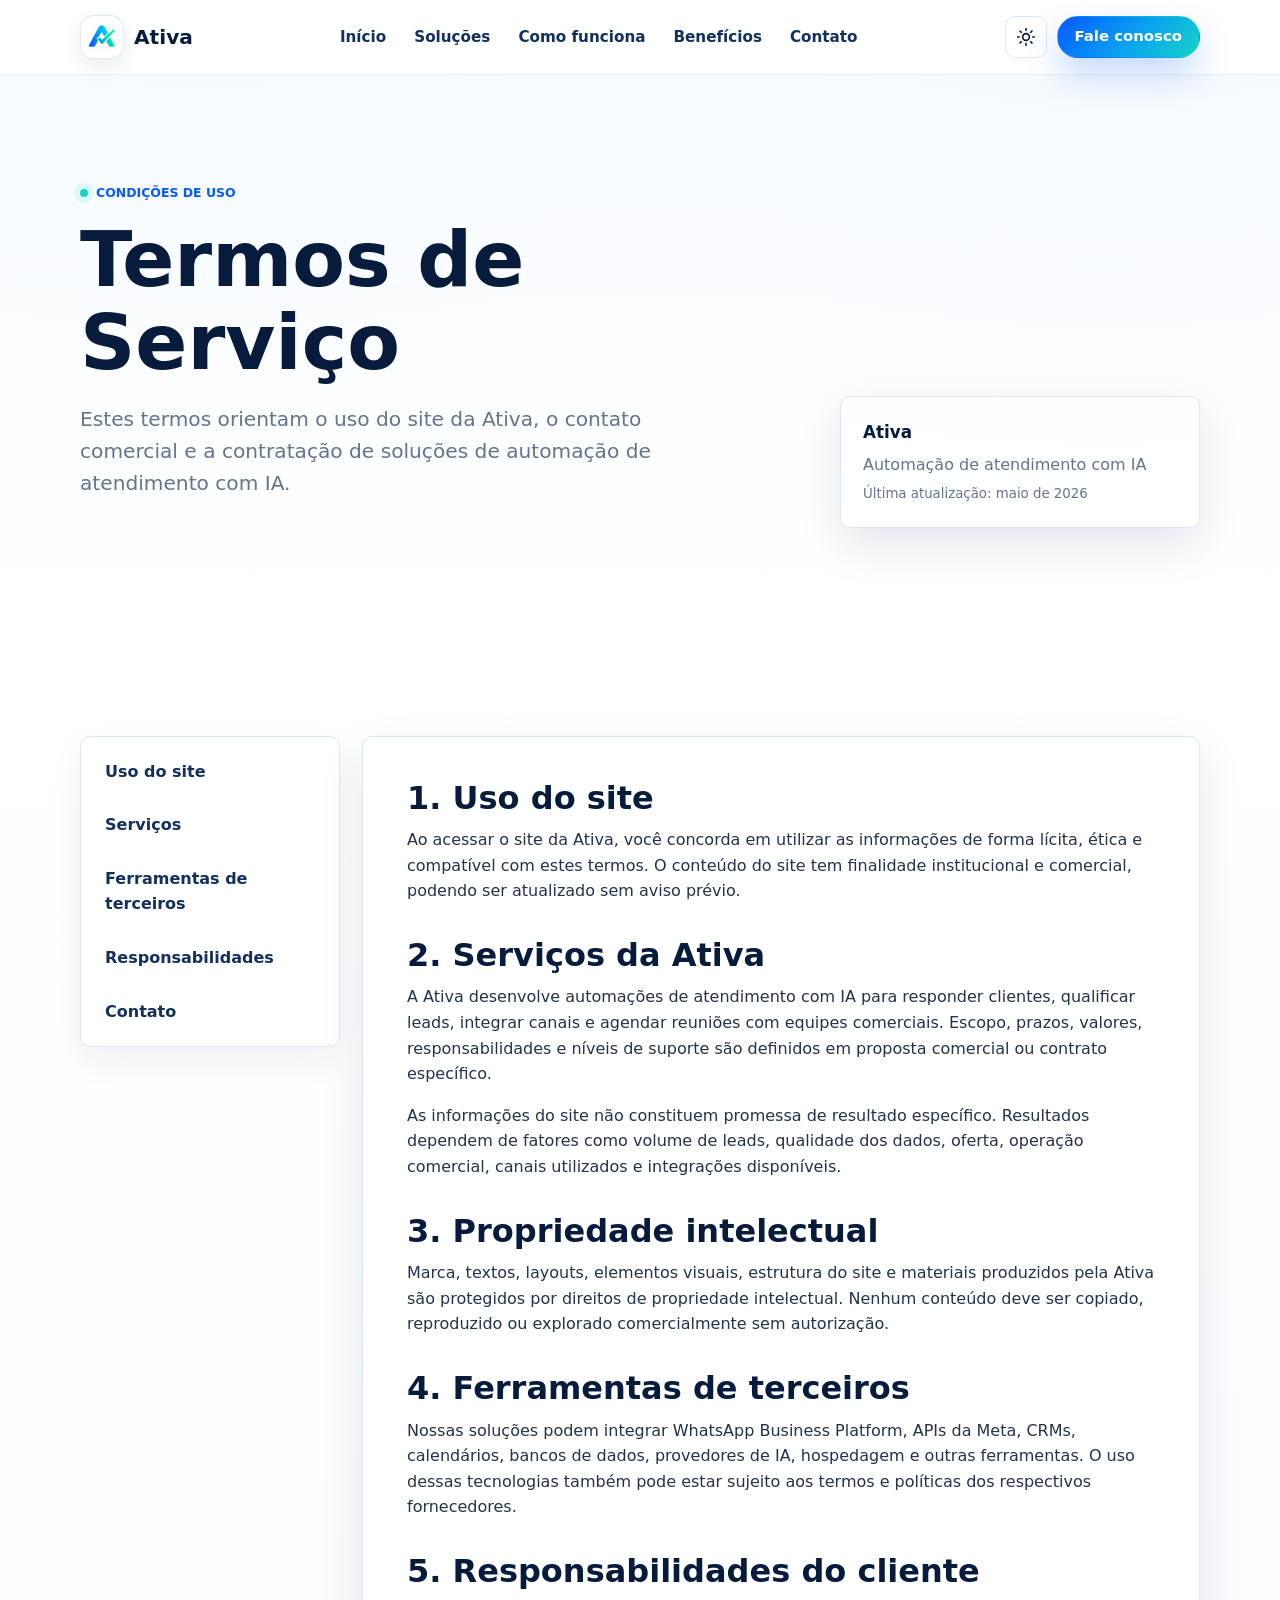
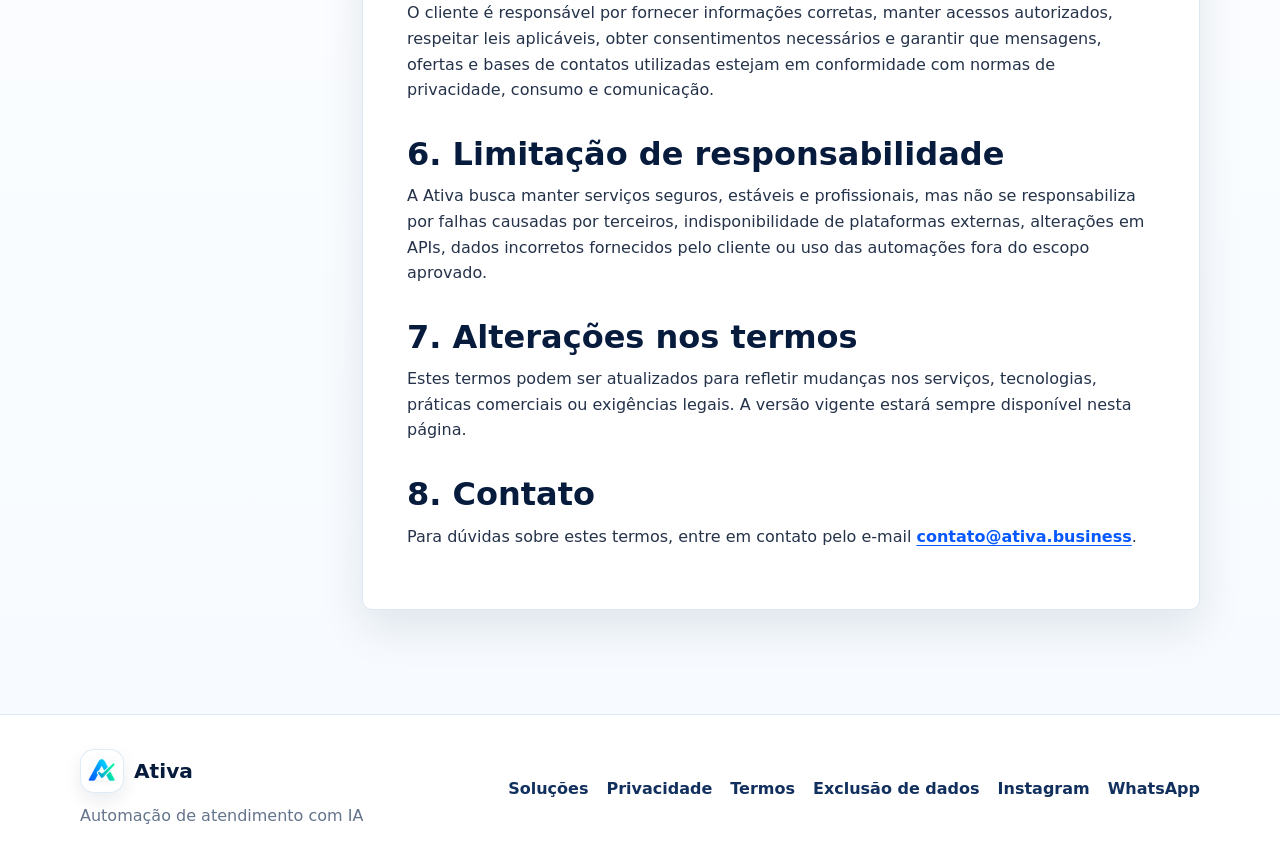
<file: termos-de-servico/index.html>
<!DOCTYPE html>
<html lang="pt-BR">
  <head>
    <meta charset="UTF-8" />
    <meta name="viewport" content="width=device-width, initial-scale=1.0" />
    <meta
      name="description"
      content="Termos de Serviço da Ativa para uso do site, contato comercial e contratação de automações de atendimento com IA."
    />
    <meta name="theme-color" content="#0759ff" />
    <meta name="color-scheme" content="light dark" />
    <title>Termos de Serviço | Ativa</title>
    <link rel="icon" type="image/png" sizes="32x32" href="../assets/favicon-32.png" />
    <link rel="apple-touch-icon" sizes="180x180" href="../assets/apple-touch-icon.png" />
    <link rel="manifest" href="../site.webmanifest" />
    <script>
      (() => {
        try {
          const savedTheme = localStorage.getItem("ativa-theme");
          const prefersDark = window.matchMedia("(prefers-color-scheme: dark)").matches;
          document.documentElement.dataset.theme = savedTheme || (prefersDark ? "dark" : "light");
        } catch {
          document.documentElement.dataset.theme = "light";
        }
      })();
    </script>
    <link rel="stylesheet" href="../styles.css" />
  </head>
  <body>
    <a class="skip-link" href="#conteudo">Pular para o conteúdo</a>

    <header class="site-header" data-header>
      <nav class="nav container" aria-label="Navegação principal">
        <a class="brand" href="../" aria-label="Ativa - Início">
          <span class="brand-mark" aria-hidden="true">
            <img class="logo-light" src="../assets/ativa-logo.png" alt="" />
            <img class="logo-dark" src="../assets/ativa-logo-dark.png" alt="" />
          </span>
          <span class="brand-text">Ativa</span>
        </a>

        <div class="nav-menu" id="primary-menu" data-nav-menu>
          <a href="../#inicio">Início</a>
          <a href="../#solucoes">Soluções</a>
          <a href="../#como-funciona">Como funciona</a>
          <a href="../#beneficios">Benefícios</a>
          <a href="../#contato">Contato</a>
        </div>

        <div class="nav-actions">
          <button class="theme-toggle" type="button" aria-label="Ativar modo escuro" aria-pressed="false" title="Alternar tema" data-theme-toggle>
            <svg class="theme-icon theme-icon-sun" viewBox="0 0 24 24" aria-hidden="true">
              <circle cx="12" cy="12" r="4" />
              <path d="M12 2v2" />
              <path d="M12 20v2" />
              <path d="m4.93 4.93 1.41 1.41" />
              <path d="m17.66 17.66 1.41 1.41" />
              <path d="M2 12h2" />
              <path d="M20 12h2" />
              <path d="m6.34 17.66-1.41 1.41" />
              <path d="m19.07 4.93-1.41 1.41" />
            </svg>
            <svg class="theme-icon theme-icon-moon" viewBox="0 0 24 24" aria-hidden="true">
              <path d="M20.4 14.5A8.6 8.6 0 0 1 9.5 3.6 7.8 7.8 0 1 0 20.4 14.5Z" />
            </svg>
            <span class="sr-only">Alternar tema</span>
          </button>

          <button class="nav-toggle" type="button" aria-expanded="false" aria-controls="primary-menu" data-nav-toggle>
            <span></span>
            <span></span>
            <span></span>
            <span class="sr-only">Abrir menu</span>
          </button>

          <a class="btn btn-small btn-primary nav-cta" data-whatsapp href="https://wa.me/55SEUNUMERO?text=Ol%C3%A1,%20quero%20automatizar%20minha%20empresa">Fale conosco</a>
        </div>
      </nav>
    </header>

    <main id="conteudo">
      <section class="legal-hero section-pad">
        <div class="container legal-hero-grid">
          <div class="reveal">
            <p class="eyebrow">
              <span class="eyebrow-dot"></span>
              Condições de uso
            </p>
            <h1>Termos de Serviço</h1>
            <p class="hero-subtitle">
              Estes termos orientam o uso do site da Ativa, o contato comercial e
              a contratação de soluções de automação de atendimento com IA.
            </p>
          </div>
          <aside class="legal-summary reveal" style="--delay: 120ms">
            <strong>Ativa</strong>
            <span>Automação de atendimento com IA</span>
            <small>Última atualização: maio de 2026</small>
          </aside>
        </div>
      </section>

      <section class="legal-section section-pad">
        <div class="container legal-layout">
          <aside class="legal-nav reveal" aria-label="Índice dos termos">
            <a href="#uso">Uso do site</a>
            <a href="#servicos">Serviços</a>
            <a href="#terceiros">Ferramentas de terceiros</a>
            <a href="#responsabilidades">Responsabilidades</a>
            <a href="#contato">Contato</a>
          </aside>

          <article class="legal-card reveal" style="--delay: 100ms">
            <h2 id="uso">1. Uso do site</h2>
            <p>
              Ao acessar o site da Ativa, você concorda em utilizar as informações
              de forma lícita, ética e compatível com estes termos. O conteúdo do
              site tem finalidade institucional e comercial, podendo ser atualizado
              sem aviso prévio.
            </p>

            <h2 id="servicos">2. Serviços da Ativa</h2>
            <p>
              A Ativa desenvolve automações de atendimento com IA para responder
              clientes, qualificar leads, integrar canais e agendar reuniões com
              equipes comerciais. Escopo, prazos, valores, responsabilidades e
              níveis de suporte são definidos em proposta comercial ou contrato
              específico.
            </p>
            <p>
              As informações do site não constituem promessa de resultado específico.
              Resultados dependem de fatores como volume de leads, qualidade dos
              dados, oferta, operação comercial, canais utilizados e integrações
              disponíveis.
            </p>

            <h2>3. Propriedade intelectual</h2>
            <p>
              Marca, textos, layouts, elementos visuais, estrutura do site e materiais
              produzidos pela Ativa são protegidos por direitos de propriedade
              intelectual. Nenhum conteúdo deve ser copiado, reproduzido ou explorado
              comercialmente sem autorização.
            </p>

            <h2 id="terceiros">4. Ferramentas de terceiros</h2>
            <p>
              Nossas soluções podem integrar WhatsApp Business Platform, APIs da Meta,
              CRMs, calendários, bancos de dados, provedores de IA, hospedagem e outras
              ferramentas. O uso dessas tecnologias também pode estar sujeito aos
              termos e políticas dos respectivos fornecedores.
            </p>

            <h2 id="responsabilidades">5. Responsabilidades do cliente</h2>
            <p>
              O cliente é responsável por fornecer informações corretas, manter acessos
              autorizados, respeitar leis aplicáveis, obter consentimentos necessários
              e garantir que mensagens, ofertas e bases de contatos utilizadas estejam
              em conformidade com normas de privacidade, consumo e comunicação.
            </p>

            <h2>6. Limitação de responsabilidade</h2>
            <p>
              A Ativa busca manter serviços seguros, estáveis e profissionais, mas não
              se responsabiliza por falhas causadas por terceiros, indisponibilidade de
              plataformas externas, alterações em APIs, dados incorretos fornecidos pelo
              cliente ou uso das automações fora do escopo aprovado.
            </p>

            <h2>7. Alterações nos termos</h2>
            <p>
              Estes termos podem ser atualizados para refletir mudanças nos serviços,
              tecnologias, práticas comerciais ou exigências legais. A versão vigente
              estará sempre disponível nesta página.
            </p>

            <h2 id="contato">8. Contato</h2>
            <p>
              Para dúvidas sobre estes termos, entre em contato pelo e-mail
              <a href="mailto:contato@ativa.business">contato@ativa.business</a>.
            </p>
          </article>
        </div>
      </section>
    </main>

    <footer class="site-footer">
      <div class="container footer-grid">
        <div>
          <a class="brand footer-brand" href="../" aria-label="Ativa - Início">
            <span class="brand-mark" aria-hidden="true">
              <img class="logo-light" src="../assets/ativa-logo.png" alt="" />
              <img class="logo-dark" src="../assets/ativa-logo-dark.png" alt="" />
            </span>
            <span class="brand-text">Ativa</span>
          </a>
          <p>Automação de atendimento com IA</p>
        </div>
        <div class="footer-links">
          <a href="../#solucoes">Soluções</a>
          <a href="../politica-de-privacidade/">Privacidade</a>
          <a href="./">Termos</a>
          <a href="../exclusao-de-dados/">Exclusão de dados</a>
          <a data-instagram href="https://www.instagram.com/ai.ativa/" target="_blank" rel="noreferrer">Instagram</a>
          <a data-whatsapp href="https://wa.me/55SEUNUMERO?text=Ol%C3%A1,%20quero%20automatizar%20minha%20empresa">WhatsApp</a>
        </div>
      </div>
    </footer>

    <script src="../script.js"></script>
  </body>
</html>
</file>
<file: styles.css>
:root {
  color-scheme: light;
  --white: #ffffff;
  --surface: #f7fbff;
  --surface-strong: #eef8ff;
  --navy: #071b3d;
  --navy-soft: #12305d;
  --text: #24324a;
  --muted: #64748b;
  --line: #dbe8f5;
  --blue: #0759ff;
  --blue-dark: #0346d8;
  --cyan: #19d3c5;
  --mint: #dffff9;
  --amber: #f7b955;
  --shadow: 0 18px 45px rgba(7, 27, 61, 0.1);
  --shadow-strong: 0 24px 70px rgba(7, 89, 255, 0.16);
  --radius: 10px;
  --container: min(1120px, calc(100% - 40px));
}

html[data-theme="dark"] {
  color-scheme: dark;
  --white: #07111f;
  --surface: #0c1829;
  --surface-strong: #10253a;
  --navy: #f3f8ff;
  --navy-soft: #c5d5e8;
  --text: #d8e5f3;
  --muted: #9aabc1;
  --line: rgba(154, 171, 193, 0.22);
  --blue: #4f86ff;
  --blue-dark: #2f65e7;
  --cyan: #27dfcf;
  --mint: rgba(39, 223, 207, 0.14);
  --shadow: 0 18px 45px rgba(0, 0, 0, 0.34);
  --shadow-strong: 0 24px 70px rgba(0, 0, 0, 0.42);
}

* {
  box-sizing: border-box;
}

html {
  scroll-behavior: smooth;
}

body {
  margin: 0;
  font-family: Inter, system-ui, -apple-system, BlinkMacSystemFont, "Segoe UI", sans-serif;
  color: var(--text);
  background: var(--white);
  line-height: 1.6;
  text-rendering: optimizeLegibility;
  transition: background 220ms ease, color 220ms ease;
}

img,
svg {
  display: block;
}

a {
  color: inherit;
  text-decoration: none;
}

button,
input,
textarea,
select {
  font: inherit;
}

.container {
  width: var(--container);
  margin-inline: auto;
}

.section-pad {
  padding-block: 84px;
}

#inicio,
#solucoes,
#como-funciona,
#beneficios,
#contato,
#conteudo {
  scroll-margin-top: 90px;
}

.skip-link {
  position: fixed;
  top: 12px;
  left: 12px;
  z-index: 100;
  transform: translateY(-160%);
  border-radius: 8px;
  background: var(--navy);
  color: var(--white);
  padding: 10px 14px;
  transition: transform 180ms ease;
}

.skip-link:focus {
  transform: translateY(0);
}

.sr-only {
  position: absolute;
  width: 1px;
  height: 1px;
  padding: 0;
  margin: -1px;
  overflow: hidden;
  clip: rect(0, 0, 0, 0);
  white-space: nowrap;
  border: 0;
}

.site-header {
  position: sticky;
  top: 0;
  z-index: 50;
  background: rgba(255, 255, 255, 0.86);
  border-bottom: 1px solid rgba(219, 232, 245, 0.7);
  backdrop-filter: blur(16px);
  transition: box-shadow 220ms ease, border-color 220ms ease;
}

html[data-theme="dark"] .site-header {
  background: rgba(7, 17, 31, 0.86);
  border-color: rgba(154, 171, 193, 0.16);
}

.site-header.is-scrolled {
  box-shadow: 0 10px 30px rgba(7, 27, 61, 0.08);
  border-color: rgba(219, 232, 245, 0.95);
}

html[data-theme="dark"] .site-header.is-scrolled {
  box-shadow: 0 12px 34px rgba(0, 0, 0, 0.28);
  border-color: rgba(154, 171, 193, 0.22);
}

.nav {
  min-height: 74px;
  display: flex;
  align-items: center;
  justify-content: space-between;
  gap: 18px;
}

.brand {
  display: inline-flex;
  align-items: center;
  gap: 10px;
  color: var(--navy);
  font-weight: 800;
}

.brand-mark {
  position: relative;
  width: 44px;
  height: 44px;
  flex: 0 0 44px;
  display: grid;
  place-items: center;
  border: 1px solid rgba(219, 232, 245, 0.86);
  border-radius: 14px;
  overflow: hidden;
  background: #ffffff;
  box-shadow: 0 8px 18px rgba(7, 27, 61, 0.08);
}

html[data-theme="dark"] .brand-mark {
  background: #ffffff;
  border-color: rgba(255, 255, 255, 0.82);
  box-shadow: 0 8px 18px rgba(0, 0, 0, 0.18);
}

.brand-mark img {
  width: 72%;
  height: 72%;
  max-width: none;
  object-fit: contain;
  transform: none;
}

.brand-mark .logo-dark {
  display: none;
}

html[data-theme="dark"] .brand-mark .logo-light {
  display: none;
}

html[data-theme="dark"] .brand-mark .logo-dark {
  display: block;
}

.brand-mark.large {
  width: 82px;
  height: 82px;
  flex-basis: 82px;
  border-radius: 20px;
  margin-inline: auto;
}

.brand-text {
  font-size: 1.26rem;
  letter-spacing: 0;
}

.nav-menu {
  position: fixed;
  inset: 74px 20px auto;
  display: grid;
  gap: 6px;
  padding: 14px;
  border: 1px solid var(--line);
  border-radius: var(--radius);
  background: var(--white);
  box-shadow: var(--shadow);
  transform: translateY(-14px);
  opacity: 0;
  visibility: hidden;
  pointer-events: none;
  transition: transform 200ms ease, opacity 200ms ease, visibility 200ms ease;
}

html[data-theme="dark"] .nav-menu {
  background: rgba(8, 18, 32, 0.98);
  box-shadow: 0 18px 48px rgba(0, 0, 0, 0.32);
}

.nav-menu.is-open {
  transform: translateY(0);
  opacity: 1;
  visibility: visible;
  pointer-events: auto;
}

.nav-menu a {
  border-radius: 8px;
  padding: 10px 12px;
  color: var(--navy-soft);
  font-size: 0.95rem;
  font-weight: 600;
  transition: color 180ms ease, background 180ms ease;
}

.nav-menu a:hover,
.nav-menu a:focus-visible {
  color: var(--blue);
  background: var(--surface-strong);
}

html[data-theme="dark"] .nav-menu a:hover,
html[data-theme="dark"] .nav-menu a:focus-visible {
  background: rgba(39, 223, 207, 0.1);
}

.nav-actions {
  display: flex;
  align-items: center;
  gap: 10px;
}

.theme-toggle {
  width: 42px;
  height: 42px;
  display: grid;
  place-items: center;
  border: 1px solid var(--line);
  border-radius: 10px;
  color: var(--navy);
  background: var(--white);
  cursor: pointer;
  transition: transform 180ms ease, border-color 180ms ease, box-shadow 180ms ease, background 180ms ease;
}

.theme-toggle:hover,
.theme-toggle:focus-visible {
  transform: translateY(-1px);
  border-color: rgba(25, 211, 197, 0.78);
  box-shadow: 0 12px 26px rgba(7, 89, 255, 0.1);
}

.theme-icon {
  width: 20px;
  height: 20px;
  stroke: currentColor;
  stroke-width: 2;
  stroke-linecap: round;
  stroke-linejoin: round;
  fill: none;
}

.theme-icon-moon {
  display: none;
}

html[data-theme="dark"] .theme-icon-sun {
  display: none;
}

html[data-theme="dark"] .theme-icon-moon {
  display: block;
}

.nav-toggle {
  width: 42px;
  height: 42px;
  display: grid;
  place-content: center;
  gap: 5px;
  border: 1px solid var(--line);
  border-radius: 10px;
  color: var(--navy);
  background: var(--white);
  cursor: pointer;
}

html[data-theme="dark"] .nav-toggle,
html[data-theme="dark"] .theme-toggle {
  background: rgba(10, 22, 39, 0.82);
  border-color: var(--line);
}

.nav-toggle span:not(.sr-only) {
  width: 18px;
  height: 2px;
  border-radius: 999px;
  background: currentColor;
}

.nav-cta {
  display: none;
}

.no-break {
  white-space: nowrap;
}

.btn {
  position: relative;
  isolation: isolate;
  min-height: 48px;
  display: inline-flex;
  align-items: center;
  justify-content: center;
  gap: 8px;
  border: 1px solid transparent;
  border-radius: 999px;
  padding: 13px 21px;
  color: var(--navy);
  font-weight: 800;
  line-height: 1.2;
  overflow: hidden;
  transition: transform 180ms ease, box-shadow 180ms ease, border-color 180ms ease, background 180ms ease;
}

.btn::before {
  content: "";
  position: absolute;
  inset: -45% auto -45% -40%;
  z-index: -1;
  width: 38%;
  transform: rotate(18deg);
  background: linear-gradient(90deg, transparent, rgba(255, 255, 255, 0.7), transparent);
  opacity: 0;
}

.btn:hover,
.btn:focus-visible {
  transform: translateY(-2px);
}

.btn:hover::before,
.btn:focus-visible::before {
  animation: buttonShine 680ms ease;
}

.btn-primary {
  color: var(--white);
  background: linear-gradient(135deg, var(--blue), #0aa7ee 58%, var(--cyan));
  box-shadow: 0 16px 34px rgba(7, 89, 255, 0.24);
}

html[data-theme="dark"] .btn-primary {
  color: #ffffff;
}

.btn-primary:hover,
.btn-primary:focus-visible {
  box-shadow: 0 22px 44px rgba(7, 89, 255, 0.3);
}

.btn-secondary {
  color: var(--navy);
  border-color: var(--line);
  background: rgba(255, 255, 255, 0.78);
}

html[data-theme="dark"] .btn-secondary {
  color: var(--navy);
  border-color: var(--line);
  background: rgba(10, 22, 39, 0.74);
}

.btn-secondary:hover,
.btn-secondary:focus-visible {
  border-color: rgba(25, 211, 197, 0.8);
  box-shadow: 0 14px 30px rgba(7, 27, 61, 0.08);
}

.btn-small {
  min-height: 42px;
  padding: 10px 17px;
  font-size: 0.93rem;
}

.nav-cta {
  display: none;
}

.hero {
  position: relative;
  display: grid;
  align-items: center;
  overflow: hidden;
  padding-top: 52px;
  padding-bottom: 68px;
  background:
    linear-gradient(180deg, rgba(247, 251, 255, 0.95), rgba(255, 255, 255, 0.96) 68%),
    radial-gradient(circle at 12% 20%, rgba(25, 211, 197, 0.14), transparent 28%),
    radial-gradient(circle at 88% 18%, rgba(7, 89, 255, 0.12), transparent 26%);
}

html[data-theme="dark"] .hero {
  background:
    linear-gradient(180deg, rgba(7, 17, 31, 0.98), rgba(7, 17, 31, 0.94) 68%),
    radial-gradient(circle at 12% 20%, rgba(39, 223, 207, 0.13), transparent 28%),
    radial-gradient(circle at 88% 18%, rgba(79, 134, 255, 0.16), transparent 26%);
}

.hero::after {
  content: "";
  position: absolute;
  inset: auto 0 0;
  height: 130px;
  background: linear-gradient(180deg, transparent, var(--white));
  pointer-events: none;
}

.hero-bg {
  position: absolute;
  inset: 0;
  pointer-events: none;
  opacity: 0.68;
}

.flow-lines {
  position: absolute;
  width: min(760px, 120vw);
  right: -210px;
  top: 44px;
  color: var(--blue);
}

.flow-path {
  stroke-width: 1.4;
  stroke-linecap: round;
  stroke-dasharray: 12 12;
  opacity: 0.48;
  animation: flowDash 9s linear infinite;
}

.flow-lines defs {
  display: none;
}

.flow-path.path-one,
.flow-path.path-three {
  stroke: rgba(7, 89, 255, 0.38);
}

.flow-path.path-two {
  stroke: rgba(25, 211, 197, 0.48);
}

html[data-theme="dark"] .flow-path.path-one,
html[data-theme="dark"] .flow-path.path-three {
  stroke: rgba(79, 134, 255, 0.42);
}

html[data-theme="dark"] .flow-path.path-two {
  stroke: rgba(39, 223, 207, 0.48);
}

.flow-dot {
  fill: var(--white);
  stroke-width: 2;
  stroke: currentColor;
  filter: drop-shadow(0 8px 14px rgba(7, 89, 255, 0.16));
  animation: dotPulse 3.2s ease-in-out infinite;
}

.dot-b,
.dot-f,
.dot-h {
  color: var(--cyan);
  animation-delay: 600ms;
}

.dot-c,
.dot-e,
.dot-i {
  animation-delay: 1.1s;
}

.hero-grid {
  position: relative;
  z-index: 1;
  display: grid;
  gap: 46px;
  align-items: center;
}

.hero-copy {
  max-width: 650px;
}

.eyebrow,
.section-label {
  display: inline-flex;
  align-items: center;
  gap: 8px;
  margin: 0 0 16px;
  color: var(--blue);
  font-size: 0.78rem;
  font-weight: 800;
  letter-spacing: 0;
  text-transform: uppercase;
}

.eyebrow-dot {
  width: 8px;
  height: 8px;
  border-radius: 999px;
  background: var(--cyan);
  box-shadow: 0 0 0 6px rgba(25, 211, 197, 0.12);
}

h1,
h2,
h3,
p {
  margin-top: 0;
}

h1,
h2,
h3 {
  color: var(--navy);
  line-height: 1.08;
}

h1 {
  max-width: 740px;
  margin-bottom: 22px;
  font-size: clamp(2.55rem, 8vw, 5.6rem);
  letter-spacing: 0;
}

h2 {
  margin-bottom: 18px;
  font-size: clamp(2rem, 5vw, 3.4rem);
  letter-spacing: 0;
}

h3 {
  margin-bottom: 10px;
  font-size: 1.12rem;
  letter-spacing: 0;
}

.hero-subtitle {
  max-width: 590px;
  margin-bottom: 28px;
  color: var(--muted);
  font-size: clamp(1.05rem, 2.3vw, 1.26rem);
}

.hero-actions {
  display: flex;
  flex-direction: column;
  gap: 12px;
  align-items: stretch;
  margin-bottom: 28px;
}

.trust-row {
  display: grid;
  gap: 12px;
  max-width: 600px;
}

.trust-row div {
  padding: 15px 16px;
  border: 1px solid rgba(219, 232, 245, 0.9);
  border-radius: var(--radius);
  background: rgba(255, 255, 255, 0.72);
  box-shadow: 0 12px 28px rgba(7, 27, 61, 0.06);
}

html[data-theme="dark"] .trust-row div {
  background: rgba(12, 24, 42, 0.78);
  border-color: var(--line);
  box-shadow: 0 12px 32px rgba(0, 0, 0, 0.22);
}

.trust-row strong {
  display: block;
  color: var(--navy);
  font-size: 0.94rem;
}

.trust-row span {
  color: var(--muted);
  font-size: 0.9rem;
}

.hero-visual {
  position: relative;
  min-height: 336px;
  display: grid;
  place-items: center;
}

.automation-orbit {
  position: absolute;
  inset: 4% 2% 6%;
  border: 1px solid rgba(25, 211, 197, 0.26);
  border-radius: 42% 58% 54% 46%;
  transform: rotate(-8deg);
  animation: orbitFloat 7s ease-in-out infinite;
}

.automation-orbit::before {
  content: "";
  position: absolute;
  inset: 12%;
  border: 1px dashed rgba(7, 89, 255, 0.22);
  border-radius: 48% 52% 44% 56%;
}

.orbit-node {
  position: absolute;
  width: 50px;
  height: 50px;
  display: grid;
  place-items: center;
  border: 1px solid rgba(219, 232, 245, 0.9);
  border-radius: 14px;
  color: var(--blue);
  background: rgba(255, 255, 255, 0.9);
  box-shadow: 0 16px 38px rgba(7, 27, 61, 0.1);
}

html[data-theme="dark"] .orbit-node {
  background: rgba(12, 24, 42, 0.9);
  border-color: var(--line);
  box-shadow: 0 16px 38px rgba(0, 0, 0, 0.28);
}

.orbit-node svg {
  width: 24px;
  height: 24px;
  stroke: currentColor;
  stroke-width: 2;
  stroke-linecap: round;
  stroke-linejoin: round;
  fill: none;
}

.node-message {
  top: 6%;
  left: 12%;
}

.node-lead {
  right: 2%;
  top: 38%;
  color: var(--cyan);
}

.node-check {
  left: 14%;
  bottom: 10%;
}

.dashboard-mockup {
  position: relative;
  width: min(100%, 430px);
  padding: 18px;
  border: 1px solid rgba(219, 232, 245, 0.95);
  border-radius: var(--radius);
  background:
    linear-gradient(180deg, rgba(255, 255, 255, 0.96), rgba(247, 251, 255, 0.96)),
    var(--white);
  box-shadow: var(--shadow-strong);
  animation: dashboardFloat 5.8s ease-in-out infinite;
}

html[data-theme="dark"] .dashboard-mockup {
  border-color: var(--line);
  background:
    linear-gradient(180deg, rgba(13, 28, 48, 0.96), rgba(8, 18, 32, 0.96)),
    var(--white);
}

.dashboard-mockup::before {
  content: "";
  position: absolute;
  inset: -1px;
  z-index: -1;
  border-radius: inherit;
  background: linear-gradient(135deg, rgba(7, 89, 255, 0.3), rgba(25, 211, 197, 0.34), transparent 62%);
}

.mockup-header,
.flow-step {
  display: flex;
  align-items: center;
  justify-content: space-between;
  gap: 14px;
}

.mockup-header {
  padding-bottom: 16px;
  border-bottom: 1px solid var(--line);
}

.mockup-kicker,
.metric-card span,
.metric-card small,
.flow-step small {
  display: block;
  color: var(--muted);
  font-size: 0.78rem;
}

.mockup-header strong {
  display: block;
  color: var(--navy);
  font-size: 1.04rem;
}

.status-pill {
  display: inline-flex;
  align-items: center;
  gap: 7px;
  border-radius: 999px;
  padding: 7px 10px;
  color: #08796f;
  background: var(--mint);
  font-size: 0.76rem;
  font-weight: 800;
}

html[data-theme="dark"] .status-pill {
  color: #9ffff6;
  background: rgba(39, 223, 207, 0.12);
}

.status-pill::before {
  content: "";
  width: 7px;
  height: 7px;
  border-radius: 999px;
  background: var(--cyan);
}

.metric-grid {
  display: grid;
  grid-template-columns: 1fr;
  gap: 12px;
  padding-block: 16px;
}

.metric-card {
  min-height: 118px;
  padding: 16px;
  border: 1px solid var(--line);
  border-radius: var(--radius);
  background: var(--white);
}

html[data-theme="dark"] .metric-card,
html[data-theme="dark"] .flow-step {
  background: rgba(8, 18, 32, 0.88);
}

.metric-card.accent {
  background: linear-gradient(135deg, rgba(7, 89, 255, 0.08), rgba(25, 211, 197, 0.13));
}

html[data-theme="dark"] .metric-card.accent {
  background: linear-gradient(135deg, rgba(79, 134, 255, 0.13), rgba(39, 223, 207, 0.12));
}

.metric-card.wide {
  min-height: 104px;
}

.metric-card strong {
  display: block;
  margin-block: 10px 4px;
  color: var(--navy);
  font-size: clamp(1.75rem, 7vw, 2.15rem);
  line-height: 1.02;
}

.flow-board {
  display: grid;
  gap: 8px;
  padding: 14px;
  border: 1px solid var(--line);
  border-radius: var(--radius);
  background: var(--surface);
}

html[data-theme="dark"] .flow-board {
  background: rgba(12, 24, 42, 0.78);
}

.flow-step {
  justify-content: flex-start;
  padding: 10px;
  border: 1px solid transparent;
  border-radius: 9px;
  background: var(--white);
}

.flow-step.active {
  border-color: rgba(25, 211, 197, 0.54);
  box-shadow: 0 10px 20px rgba(25, 211, 197, 0.12);
}

.step-icon {
  width: 22px;
  height: 22px;
  flex: 0 0 22px;
  border-radius: 999px;
  background: linear-gradient(135deg, var(--blue), var(--cyan));
  box-shadow: 0 0 0 6px rgba(7, 89, 255, 0.08);
}

.flow-step strong {
  display: block;
  color: var(--navy);
  font-size: 0.9rem;
}

.flow-connector {
  width: 1px;
  height: 12px;
  margin-left: 21px;
  background: var(--line);
}

.two-column,
.benefits-grid {
  display: grid;
  gap: 32px;
  align-items: center;
}

.section-copy p:not(.section-label),
.section-heading p,
.stack-copy p,
.cta-panel p {
  color: var(--muted);
  font-size: 1.02rem;
}

.section-heading {
  max-width: 740px;
  margin-bottom: 34px;
}

.problem {
  background: linear-gradient(180deg, var(--white), var(--surface));
}

html[data-theme="dark"] .problem {
  background: linear-gradient(180deg, var(--white), var(--surface));
}

.problem-card {
  padding: 24px;
  border: 1px solid var(--line);
  border-radius: var(--radius);
  background: var(--white);
  box-shadow: var(--shadow);
}

html[data-theme="dark"] .problem-card {
  background: rgba(8, 18, 32, 0.88);
}

.problem-card p {
  margin-bottom: 20px;
  color: var(--text);
  font-size: 1.05rem;
}

.problem-list {
  display: flex;
  flex-wrap: wrap;
  gap: 10px;
}

.problem-list span,
.tech-cloud span {
  border: 1px solid rgba(7, 89, 255, 0.12);
  border-radius: 999px;
  padding: 8px 11px;
  color: var(--navy-soft);
  background: var(--surface-strong);
  font-size: 0.84rem;
  font-weight: 700;
}

html[data-theme="dark"] .problem-list span,
html[data-theme="dark"] .tech-cloud span {
  color: var(--navy-soft);
  background: rgba(79, 134, 255, 0.11);
  border-color: rgba(79, 134, 255, 0.22);
}

.cards-grid {
  display: grid;
  gap: 16px;
}

.solution-card,
.process-step,
.benefit-item {
  border: 1px solid var(--line);
  border-radius: var(--radius);
  background: var(--white);
  box-shadow: 0 14px 34px rgba(7, 27, 61, 0.06);
  transition: transform 210ms ease, box-shadow 210ms ease, border-color 210ms ease;
}

html[data-theme="dark"] .solution-card,
html[data-theme="dark"] .process-step,
html[data-theme="dark"] .benefit-item {
  background: rgba(8, 18, 32, 0.88);
  box-shadow: 0 16px 42px rgba(0, 0, 0, 0.24);
}

.solution-card {
  min-height: 258px;
  padding: 24px;
}

.solution-card:hover,
.solution-card:focus-within,
.process-step:hover,
.benefit-item:hover {
  transform: translateY(-6px);
  border-color: rgba(25, 211, 197, 0.78);
  box-shadow: 0 24px 50px rgba(7, 89, 255, 0.12);
}

.icon-box {
  width: 46px;
  height: 46px;
  display: grid;
  place-items: center;
  margin-bottom: 18px;
  border: 1px solid rgba(7, 89, 255, 0.12);
  border-radius: 10px;
  color: var(--blue);
  background: linear-gradient(135deg, rgba(7, 89, 255, 0.08), rgba(25, 211, 197, 0.12));
}

html[data-theme="dark"] .icon-box {
  border-color: rgba(79, 134, 255, 0.24);
  background: linear-gradient(135deg, rgba(79, 134, 255, 0.14), rgba(39, 223, 207, 0.11));
}

.icon-box svg {
  width: 23px;
  height: 23px;
  stroke: currentColor;
  stroke-width: 2;
  stroke-linecap: round;
  stroke-linejoin: round;
  fill: none;
}

.solution-card p,
.process-step p {
  margin-bottom: 0;
  color: var(--muted);
  font-size: 0.98rem;
}

.process {
  background:
    linear-gradient(180deg, var(--surface), rgba(255, 255, 255, 0.96)),
    radial-gradient(circle at 18% 32%, rgba(25, 211, 197, 0.12), transparent 28%);
}

html[data-theme="dark"] .process {
  background:
    linear-gradient(180deg, var(--surface), rgba(7, 17, 31, 0.98)),
    radial-gradient(circle at 18% 32%, rgba(39, 223, 207, 0.12), transparent 28%);
}

.process-grid {
  display: grid;
  gap: 16px;
  counter-reset: process;
}

.process-step {
  position: relative;
  padding: 24px;
  overflow: hidden;
}

.process-step::after {
  content: "";
  position: absolute;
  inset: 0;
  opacity: 0;
  background: linear-gradient(135deg, rgba(7, 89, 255, 0.08), rgba(25, 211, 197, 0.12));
  transition: opacity 210ms ease;
  pointer-events: none;
}

html[data-theme="dark"] .process-step::after {
  background: linear-gradient(135deg, rgba(79, 134, 255, 0.12), rgba(39, 223, 207, 0.12));
}

.process-step:hover::after {
  opacity: 1;
}

.process-step span {
  position: relative;
  z-index: 1;
  display: inline-flex;
  margin-bottom: 28px;
  color: var(--blue);
  font-size: 0.84rem;
  font-weight: 900;
}

.process-step h3,
.process-step p {
  position: relative;
  z-index: 1;
}

.benefits {
  background: var(--white);
}

html[data-theme="dark"] .benefits {
  background: var(--white);
}

.benefit-list {
  display: grid;
  gap: 12px;
}

.benefit-item {
  min-height: 68px;
  display: flex;
  align-items: center;
  gap: 14px;
  padding: 16px 18px;
}

.benefit-item p {
  margin: 0;
  color: var(--navy);
  font-weight: 800;
}

.check-dot {
  position: relative;
  width: 28px;
  height: 28px;
  flex: 0 0 28px;
  border-radius: 999px;
  background: linear-gradient(135deg, var(--blue), var(--cyan));
}

.check-dot::after {
  content: "";
  position: absolute;
  left: 8px;
  top: 8px;
  width: 10px;
  height: 6px;
  border-left: 2px solid var(--white);
  border-bottom: 2px solid var(--white);
  transform: rotate(-45deg);
}

html[data-theme="dark"] .check-dot::after {
  border-left-color: #ffffff;
  border-bottom-color: #ffffff;
}

.stack {
  background: var(--surface);
}

html[data-theme="dark"] .stack {
  background: var(--surface);
}

.stack-panel {
  display: grid;
  gap: 30px;
  padding: 28px;
  border: 1px solid var(--line);
  border-radius: var(--radius);
  background:
    linear-gradient(135deg, rgba(255, 255, 255, 0.96), rgba(247, 251, 255, 0.94)),
    var(--white);
  box-shadow: var(--shadow);
}

html[data-theme="dark"] .stack-panel {
  background:
    linear-gradient(135deg, rgba(13, 28, 48, 0.96), rgba(8, 18, 32, 0.94)),
    var(--white);
}

.stack-copy h2 {
  max-width: 620px;
}

.tech-cloud {
  display: flex;
  flex-wrap: wrap;
  gap: 10px;
  align-content: center;
}

.tech-cloud span:nth-child(2n) {
  background: var(--mint);
  border-color: rgba(25, 211, 197, 0.22);
}

html[data-theme="dark"] .tech-cloud span:nth-child(2n) {
  background: rgba(39, 223, 207, 0.11);
  border-color: rgba(39, 223, 207, 0.24);
}

.tech-cloud span:nth-child(5n) {
  background: #fff6df;
  border-color: rgba(247, 185, 85, 0.3);
}

html[data-theme="dark"] .tech-cloud span:nth-child(5n) {
  background: rgba(247, 185, 85, 0.11);
  border-color: rgba(247, 185, 85, 0.22);
}

.final-cta {
  background:
    linear-gradient(180deg, var(--white), var(--surface)),
    radial-gradient(circle at 50% 0, rgba(7, 89, 255, 0.13), transparent 34%);
}

html[data-theme="dark"] .final-cta {
  background:
    linear-gradient(180deg, var(--white), var(--surface)),
    radial-gradient(circle at 50% 0, rgba(79, 134, 255, 0.14), transparent 34%);
}

.cta-panel {
  position: relative;
  overflow: hidden;
  padding: 42px 22px;
  border: 1px solid rgba(219, 232, 245, 0.9);
  border-radius: var(--radius);
  text-align: center;
  background: var(--white);
  box-shadow: var(--shadow-strong);
}

html[data-theme="dark"] .cta-panel {
  border-color: var(--line);
  background: rgba(8, 18, 32, 0.9);
}

.cta-panel::before {
  content: "";
  position: absolute;
  inset: 0;
  background:
    linear-gradient(90deg, rgba(7, 89, 255, 0.06) 1px, transparent 1px),
    linear-gradient(180deg, rgba(25, 211, 197, 0.06) 1px, transparent 1px);
  background-size: 42px 42px;
  mask-image: linear-gradient(180deg, rgba(0, 0, 0, 0.7), transparent 75%);
  pointer-events: none;
}

.cta-panel > * {
  position: relative;
  z-index: 1;
}

.cta-panel h2 {
  max-width: 720px;
  margin: 22px auto 16px;
}

.cta-panel p {
  max-width: 620px;
  margin: 0 auto 26px;
}

.site-footer {
  padding-block: 34px;
  border-top: 1px solid var(--line);
  background: var(--white);
}

html[data-theme="dark"] .site-footer {
  background: var(--white);
}

.footer-grid {
  display: grid;
  gap: 22px;
}

.footer-brand {
  margin-bottom: 10px;
}

.site-footer p {
  margin: 0;
  color: var(--muted);
}

.footer-links {
  display: flex;
  flex-wrap: wrap;
  gap: 12px 18px;
}

.footer-links a {
  color: var(--navy-soft);
  font-weight: 700;
  transition: color 180ms ease;
}

.footer-links a:hover,
.footer-links a:focus-visible {
  color: var(--blue);
}

.legal-hero {
  position: relative;
  overflow: hidden;
  background:
    linear-gradient(180deg, rgba(247, 251, 255, 0.96), rgba(255, 255, 255, 0.98)),
    radial-gradient(circle at 16% 18%, rgba(25, 211, 197, 0.13), transparent 30%),
    radial-gradient(circle at 86% 22%, rgba(7, 89, 255, 0.11), transparent 28%);
}

html[data-theme="dark"] .legal-hero {
  background:
    linear-gradient(180deg, rgba(7, 17, 31, 0.98), rgba(7, 17, 31, 0.94)),
    radial-gradient(circle at 16% 18%, rgba(39, 223, 207, 0.12), transparent 30%),
    radial-gradient(circle at 86% 22%, rgba(79, 134, 255, 0.14), transparent 28%);
}

.legal-hero-grid {
  display: grid;
  gap: 26px;
  align-items: end;
}

.legal-hero h1 {
  max-width: 780px;
  margin-bottom: 18px;
  font-size: clamp(2.55rem, 7vw, 4.8rem);
}

.legal-summary {
  display: grid;
  gap: 6px;
  padding: 22px;
  border: 1px solid var(--line);
  border-radius: var(--radius);
  background: rgba(255, 255, 255, 0.78);
  box-shadow: var(--shadow);
}

html[data-theme="dark"] .legal-summary {
  background: rgba(8, 18, 32, 0.78);
}

.legal-summary strong {
  color: var(--navy);
  font-size: 1.05rem;
}

.legal-summary span,
.legal-summary small {
  color: var(--muted);
}

.legal-section {
  background: linear-gradient(180deg, var(--white), var(--surface));
}

.legal-layout {
  display: grid;
  gap: 22px;
  align-items: start;
}

.legal-nav {
  display: grid;
  gap: 8px;
  padding: 12px;
  border: 1px solid var(--line);
  border-radius: var(--radius);
  background: var(--white);
  box-shadow: 0 14px 34px rgba(7, 27, 61, 0.06);
}

html[data-theme="dark"] .legal-nav {
  background: rgba(8, 18, 32, 0.88);
  box-shadow: 0 16px 42px rgba(0, 0, 0, 0.24);
}

.legal-nav a {
  border-radius: 8px;
  padding: 10px 12px;
  color: var(--navy-soft);
  font-weight: 800;
  transition: color 180ms ease, background 180ms ease;
}

.legal-nav a:hover,
.legal-nav a:focus-visible {
  color: var(--blue);
  background: var(--surface-strong);
}

.legal-card {
  padding: clamp(24px, 4vw, 44px);
  border: 1px solid var(--line);
  border-radius: var(--radius);
  background: var(--white);
  box-shadow: var(--shadow);
}

html[data-theme="dark"] .legal-card {
  background: rgba(8, 18, 32, 0.88);
}

.legal-card h2 {
  margin-top: 34px;
  margin-bottom: 12px;
  font-size: clamp(1.35rem, 3vw, 2rem);
}

.legal-card h2:first-child {
  margin-top: 0;
}

.legal-card p {
  color: var(--text);
  font-size: 1rem;
}

.legal-card a {
  color: var(--blue);
  font-weight: 800;
  text-decoration: underline;
  text-underline-offset: 3px;
}

.reveal {
  --delay: 0ms;
  opacity: 0;
  transform: translateY(22px);
  transition:
    opacity 650ms ease var(--delay),
    transform 650ms ease var(--delay);
}

.reveal.is-visible {
  opacity: 1;
  transform: translateY(0);
}

@keyframes buttonShine {
  0% {
    left: -46%;
    opacity: 0;
  }
  20%,
  70% {
    opacity: 1;
  }
  100% {
    left: 120%;
    opacity: 0;
  }
}

@keyframes flowDash {
  to {
    stroke-dashoffset: -120;
  }
}

@keyframes dotPulse {
  0%,
  100% {
    transform: scale(1);
    opacity: 0.8;
  }
  50% {
    transform: scale(1.22);
    opacity: 1;
  }
}

@keyframes dashboardFloat {
  0%,
  100% {
    transform: translateY(0);
  }
  50% {
    transform: translateY(-12px);
  }
}

@keyframes orbitFloat {
  0%,
  100% {
    transform: rotate(-8deg) translateY(0);
  }
  50% {
    transform: rotate(-5deg) translateY(10px);
  }
}

@media (min-width: 540px) {
  .hero-actions {
    flex-direction: row;
    align-items: center;
  }

  .trust-row {
    grid-template-columns: repeat(2, 1fr);
  }

  .metric-grid {
    grid-template-columns: repeat(2, 1fr);
  }

  .metric-card.wide {
    grid-column: 1 / -1;
  }
}

@media (min-width: 760px) {
  .section-pad {
    padding-block: 104px;
  }

  .cards-grid {
    grid-template-columns: repeat(2, 1fr);
  }

  .process-grid {
    grid-template-columns: repeat(2, 1fr);
  }

  .footer-grid {
    grid-template-columns: 1fr auto;
    align-items: center;
  }
}

@media (min-width: 980px) {
  .nav-toggle {
    display: none;
  }

  .nav-menu {
    position: static;
    display: flex;
    align-items: center;
    gap: 4px;
    padding: 0;
    border: 0;
    border-radius: 0;
    background: transparent;
    box-shadow: none;
    opacity: 1;
    visibility: visible;
    transform: none;
    pointer-events: auto;
  }

  .nav-cta {
    display: inline-flex;
  }

  .hero-grid {
    grid-template-columns: minmax(0, 1.02fr) minmax(420px, 0.78fr);
    gap: 54px;
  }

  .hero {
    padding-top: 54px;
    padding-bottom: 72px;
  }

  .two-column,
  .benefits-grid,
  .stack-panel {
    grid-template-columns: 0.92fr 1fr;
  }

  .section-heading {
    margin-bottom: 42px;
  }

  .cards-grid {
    grid-template-columns: repeat(3, 1fr);
  }

  .process-grid {
    grid-template-columns: repeat(4, 1fr);
  }

  .legal-hero-grid {
    grid-template-columns: minmax(0, 1fr) minmax(280px, 360px);
  }

  .legal-layout {
    grid-template-columns: 260px minmax(0, 1fr);
  }

  .legal-nav {
    position: sticky;
    top: 98px;
  }
}

@media (max-width: 420px) {
  :root {
    --container: min(100% - 28px, 1120px);
  }

  .section-pad {
    padding-block: 70px;
  }

  .btn {
    width: 100%;
    padding-inline: 18px;
  }

  .hero-visual {
    min-height: 322px;
  }

  .dashboard-mockup {
    padding: 14px;
  }

  .brand-mark {
    width: 40px;
    height: 40px;
    flex-basis: 40px;
  }

  .brand-mark img {
    width: 68%;
    height: 68%;
  }

  .brand-mark.large {
    width: 72px;
    height: 72px;
    flex-basis: 72px;
  }

  .solution-card,
  .process-step,
  .problem-card,
  .stack-panel {
    padding: 20px;
  }
}

@media (prefers-reduced-motion: reduce) {
  *,
  *::before,
  *::after {
    scroll-behavior: auto !important;
    animation-duration: 0.001ms !important;
    animation-iteration-count: 1 !important;
    transition-duration: 0.001ms !important;
  }

  .reveal {
    opacity: 1;
    transform: none;
  }
}
</file>
